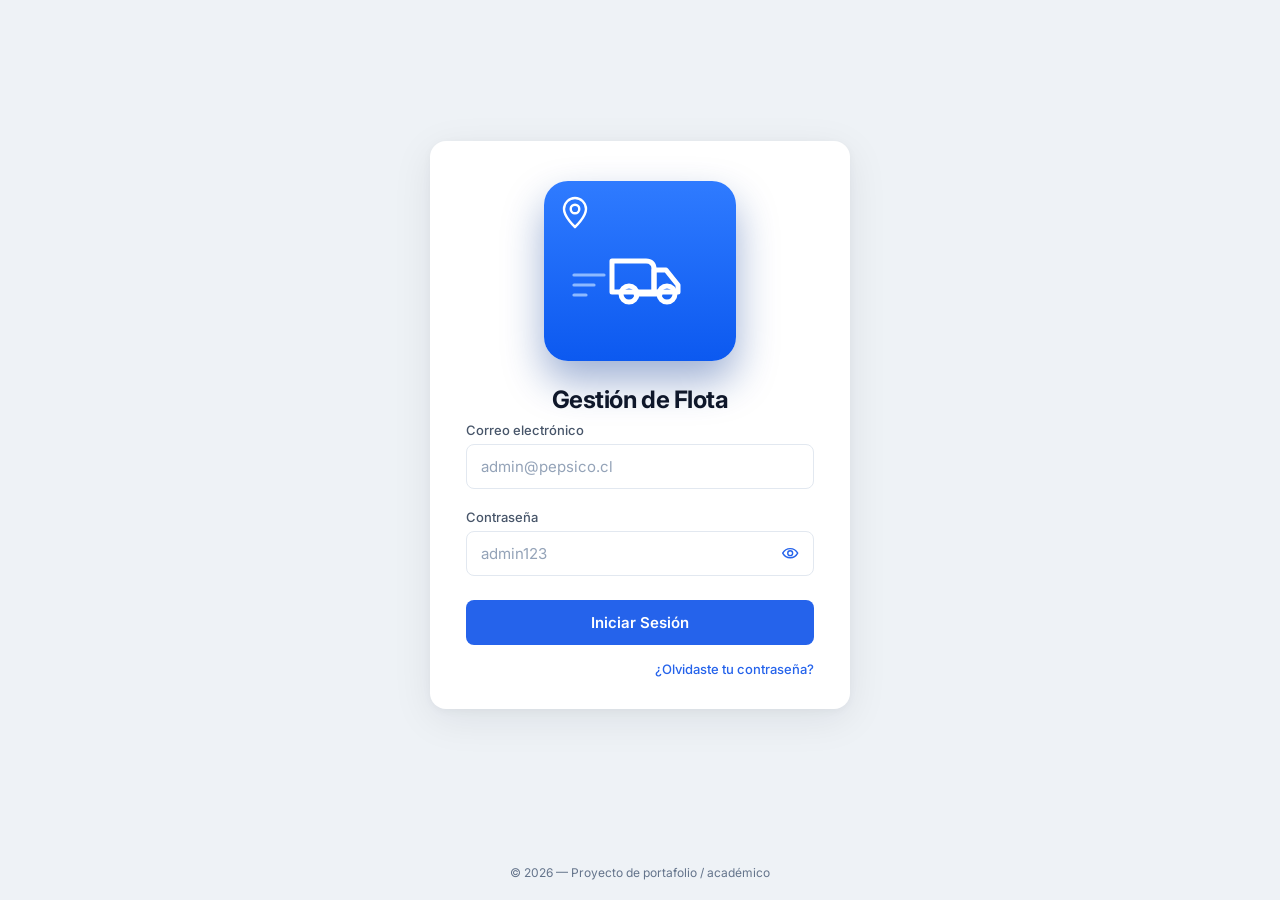
<file: Pep_example-main/index.html>
<!DOCTYPE html>
<html lang="es">
<head>
  <meta charset="UTF-8" />
  <meta name="viewport" content="width=device-width, initial-scale=1.0" />
  <title>Gestión de Flota — Iniciar sesión</title>
  <link rel="preconnect" href="https://fonts.googleapis.com" />
  <link rel="preconnect" href="https://fonts.gstatic.com" crossorigin />
  <link href="https://fonts.googleapis.com/css2?family=Inter:wght@400;500;600;700&display=swap" rel="stylesheet" />
  <link rel="stylesheet" href="css/styles.css" />
</head>
<body>
  <div class="page-shell">
    <main class="card" aria-labelledby="login-title">
      <div class="icon-wrap" aria-hidden="true">
        <div class="icon-circle">
          <svg class="logo-truck" viewBox="0 0 180 180" fill="none" xmlns="http://www.w3.org/2000/svg" aria-hidden="true">
            <path class="pin pin-right" d="M14 28c0-6 5-11 11-11s11 5 11 11c0 8-11 18-11 18s-11-10-11-18Z" stroke="#FFFFFF" stroke-width="2.4"/>
            <circle class="pin pin-right" cx="25" cy="28" r="4.3" stroke="#FFFFFF" stroke-width="2.4"/>

            <g class="speed-lines" stroke="#8DB9FF" stroke-width="3.2" stroke-linecap="round">
              <path d="M24 94h30" />
              <path d="M24 104h20" />
              <path d="M24 114h12" />
            </g>

            <g class="truck" stroke="#fff" stroke-width="5" stroke-linecap="round" stroke-linejoin="round">
              <path d="M62 80h34c5 0 8 3 8 8v23H62V80Z" />
              <path d="M104 89h12l12 15v7h-24V89Z" />
              <circle cx="79" cy="113" r="8" />
              <circle cx="117" cy="113" r="8" />
              <path d="M86 113h24" />
            </g>
          </svg>
        </div>
      </div>

      <h1 id="login-title">Gestión de Flota</h1>

      <form id="login-form" action="dashboard.html" method="get">
        <div class="field">
          <label for="email">Correo electrónico</label>
          <input
            id="email"
            name="email"
            type="email"
            autocomplete="email"
            placeholder="admin@pepsico.cl"
          />
        </div>
        <div class="field">
          <label for="password">Contraseña</label>
          <div class="password-wrapper">
            <input
              id="password"
              name="password"
              type="password"
              autocomplete="current-password"
              placeholder="admin123"
            />
            <button
              type="button"
              class="password-toggle"
              id="password-toggle"
              aria-label="Mostrar contraseña"
              aria-pressed="false"
            >
              <svg class="icon-eye icon-eye-open" viewBox="0 0 24 24" aria-hidden="true">
                <path d="M2.2 12s3.3-6 9.8-6 9.8 6 9.8 6-3.3 6-9.8 6-9.8-6-9.8-6Z" />
                <circle cx="12" cy="12" r="3.2" />
              </svg>
              <svg class="icon-eye icon-eye-closed" viewBox="0 0 24 24" aria-hidden="true">
                <path d="M3 3l18 18" />
                <path d="M4.2 8.2A14.8 14.8 0 0 0 2.2 12s3.3 6 9.8 6a10.6 10.6 0 0 0 3.8-.7" />
                <path d="M9.3 9.3a3.8 3.8 0 0 0 5.4 5.4" />
                <path d="M12 6c6.5 0 9.8 6 9.8 6a15.4 15.4 0 0 1-2.7 3.8" />
              </svg>
            </button>
          </div>
        </div>
        <button type="submit" class="btn">Iniciar Sesión</button>
        <a class="forgot" href="#" id="open-recover-modal">¿Olvidaste tu contraseña?</a>
      </form>
    </main>
  </div>

  <footer class="page-footer">© 2026 — Proyecto de portafolio / académico</footer>

  <div class="recover-modal" id="recover-modal" hidden>
    <div class="recover-modal__backdrop" data-close-modal aria-hidden="true"></div>
    <div
      class="recover-modal__dialog"
      role="dialog"
      aria-modal="true"
      aria-labelledby="recover-title"
    >
      <header class="recover-modal__header">
        <h2 class="recover-modal__title" id="recover-title">Recuperar contraseña</h2>
        <button type="button" class="recover-modal__close" data-close-modal aria-label="Cerrar">
          <span aria-hidden="true">×</span>
        </button>
      </header>

      <form class="recover-modal__form" id="recover-form" action="#" method="post">
        <div class="recover-modal__field">
          <label for="recover-email">Correo electrónico</label>
          <input
            id="recover-email"
            name="recover-email"
            type="email"
            autocomplete="email"
            placeholder="tu@email.com"
          />
        </div>

        <div class="recover-modal__actions">
          <button type="button" class="btn btn--secondary" data-close-modal>Cancelar</button>
          <button type="submit" class="btn btn--primary-inline">Enviar instrucciones</button>
        </div>
      </form>

      <p class="recover-modal__hint">
        Si olvidaste tu contraseña, ingresa tu correo registrado.
        El sistema validará si existe en la base de datos: si no existe, 
        mostrará un mensaje de “usuario no existe”; si es válido, 
        enviará un correo de recuperación y mostrará un mensaje de éxito.
      </p>
    </div>
  </div>

  <script src="js/main.js" defer></script>
</body>
</html>
</file>
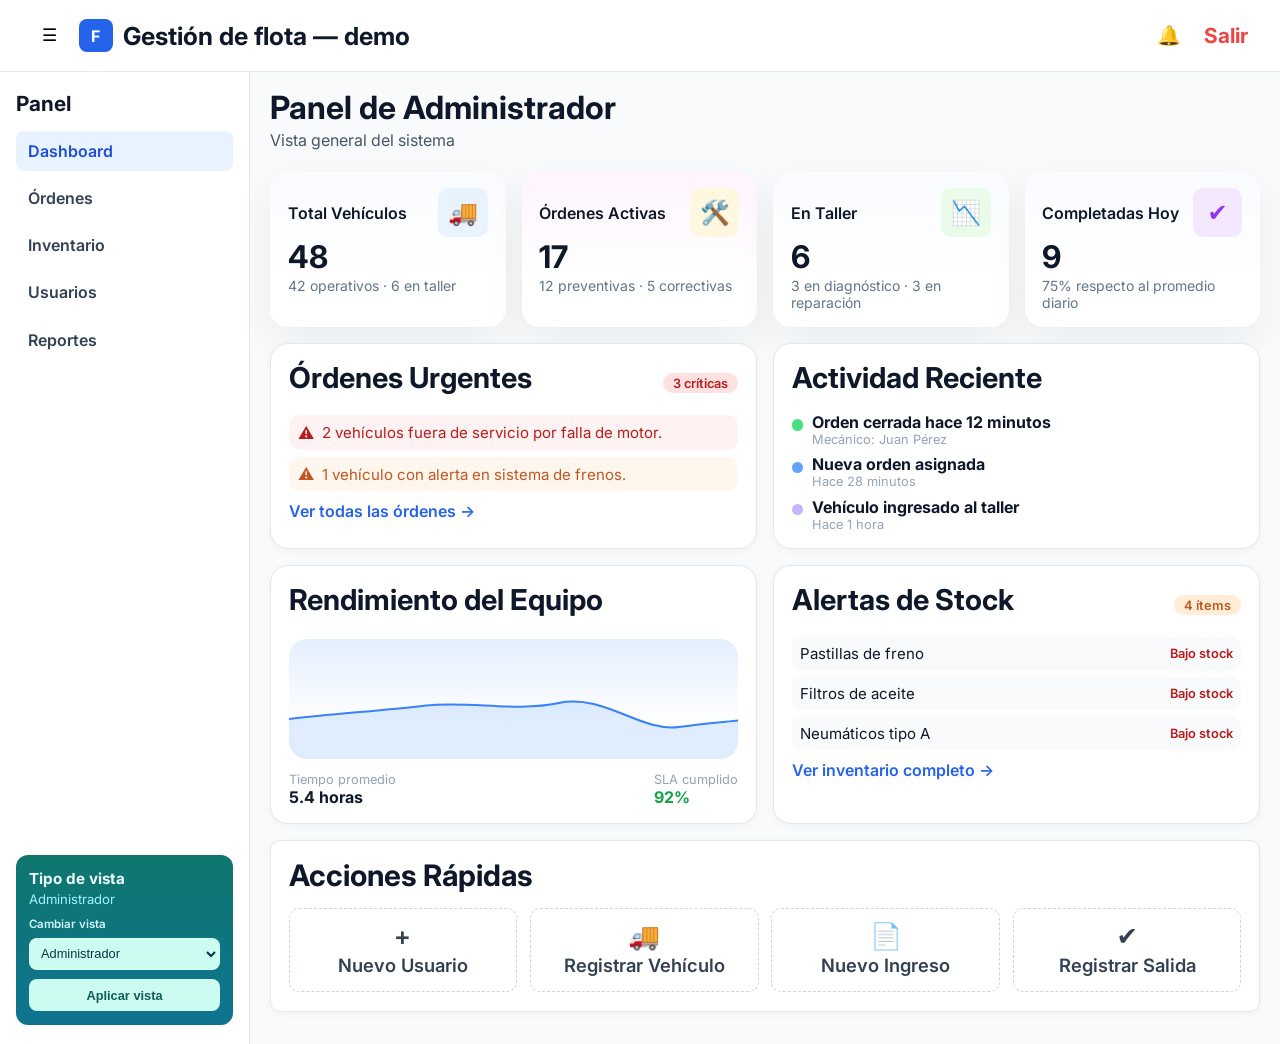
<file: Pep_example-main/dashboard.html>
<!DOCTYPE html>
<html lang="es">
<head>
  <meta charset="UTF-8" />
  <meta name="viewport" content="width=device-width, initial-scale=1.0" />
  <title>Panel de Administrador</title>
  <link rel="preconnect" href="https://fonts.googleapis.com" />
  <link rel="preconnect" href="https://fonts.gstatic.com" crossorigin />
  <link href="https://fonts.googleapis.com/css2?family=Inter:wght@400;500;600;700&display=swap" rel="stylesheet" />
  <link rel="stylesheet" href="css/dashboard.css" />
</head>
<body>
  <header class="topbar">
    <div class="topbar-left">
      <button
        type="button"
        class="icon-btn menu-btn"
        id="sidebar-toggle"
        aria-label="Ocultar panel lateral"
        aria-expanded="true"
        aria-controls="sidebar"
      >
        ☰
      </button>
      <div class="brand">
      <div class="brand-logo">F</div>
      <div>
        <p class="brand-title">Gestión de flota — demo</p>
        <p class="brand-role">Usuario</p>
      </div>
    </div>
    </div>
    <div class="topbar-actions">
      <div class="notif-wrap">
        <button
          type="button"
          class="icon-btn"
          id="notif-btn"
          aria-label="Notificaciones"
          aria-expanded="false"
          aria-controls="notif-popover"
        >
          🔔
        </button>
        <div class="notif-popover" id="notif-popover" role="dialog" aria-label="Información de notificaciones" hidden>
          <p class="notif-title">Centro de Notificaciones</p>
          <p>
            Este módulo muestra los movimientos realizados dentro del sistema (creación, edición,
            aprobaciones y cierres), filtrados según el tipo de usuario.
          </p>
          <ul>
            <li><strong>Administrador:</strong> ve todos los movimientos del sistema.</li>
            <li><strong>Supervisor:</strong> ve movimientos de su equipo y área asignada.</li>
            <li><strong>Operador:</strong> ve solo movimientos relacionados a sus tareas.</li>
          </ul>
        </div>
      </div>
      <a href="index.html" class="logout">Salir</a>
    </div>
  </header>

  <div class="layout">
    <aside class="sidebar" id="sidebar">
      <h2>Panel</h2>
      <nav class="menu">
        <a class="menu-item is-active" href="dashboard.html">Dashboard</a>
        <a class="menu-item" href="ordenes.html">Órdenes</a>
        <a class="menu-item" href="inventario.html">Inventario</a>
        <a class="menu-item" href="usuarios.html">Usuarios</a>
        <a class="menu-item" href="reportes.html">Reportes</a>
      </nav>
    </aside>

    <main class="dashboard">
      <header class="dashboard-header">
        <h1>Panel de Administrador</h1>
        <p>Vista general del sistema</p>
      </header>

      <section class="kpi-grid">
        <article class="kpi-card kpi-card--soft">
          <div class="kpi-top">
            <h2>Total Vehículos</h2>
            <div class="kpi-icon kpi-icon--blue">🚚</div>
          </div>
          <p class="kpi-value">48</p>
          <p class="kpi-meta">42 operativos · 6 en taller</p>
        </article>

        <article class="kpi-card kpi-card--soft kpi-card--accent">
          <div class="kpi-top">
            <h2>Órdenes Activas</h2>
            <div class="kpi-icon kpi-icon--amber">🛠️</div>
          </div>
          <p class="kpi-value">17</p>
          <p class="kpi-meta">12 preventivas · 5 correctivas</p>
        </article>

        <article class="kpi-card kpi-card--soft">
          <div class="kpi-top">
            <h2>En Taller</h2>
            <div class="kpi-icon kpi-icon--green">📉</div>
          </div>
          <p class="kpi-value">6</p>
          <p class="kpi-meta">3 en diagnóstico · 3 en reparación</p>
        </article>

        <article class="kpi-card kpi-card--soft">
          <div class="kpi-top">
            <h2>Completadas Hoy</h2>
            <div class="kpi-icon kpi-icon--purple">✔</div>
          </div>
          <p class="kpi-value">9</p>
          <p class="kpi-meta">75% respecto al promedio diario</p>
        </article>
      </section>

      <section class="panel-grid">
        <article class="panel-card panel-card--wide">
          <div class="panel-card__head">
            <h3>Órdenes Urgentes</h3>
            <span class="badge badge--danger">3 críticas</span>
          </div>
          <div class="urgent-list">
            <div class="urgent-item urgent-item--red">
              <span class="urgent-icon">⚠</span>
              <span>2 vehículos fuera de servicio por falla de motor.</span>
            </div>
            <div class="urgent-item urgent-item--amber">
              <span class="urgent-icon">⚠</span>
              <span>1 vehículo con alerta en sistema de frenos.</span>
            </div>
          </div>
          <a href="ordenes.html" class="panel-link">Ver todas las órdenes →</a>
        </article>

        <article class="panel-card panel-card--wide">
          <div class="panel-card__head">
            <h3>Actividad Reciente</h3>
          </div>
          <ul class="activity-list">
            <li>
              <span class="activity-dot activity-dot--green"></span>
              <div>
                <strong>Orden cerrada hace 12 minutos</strong>
                <span class="activity-meta">Mecánico: Juan Pérez</span>
              </div>
            </li>
            <li>
              <span class="activity-dot activity-dot--blue"></span>
              <div>
                <strong>Nueva orden asignada</strong>
                <span class="activity-meta">Hace 28 minutos</span>
              </div>
            </li>
            <li>
              <span class="activity-dot activity-dot--purple"></span>
              <div>
                <strong>Vehículo ingresado al taller</strong>
                <span class="activity-meta">Hace 1 hora</span>
              </div>
            </li>
          </ul>
        </article>

        <article class="panel-card panel-card--chart">
          <div class="panel-card__head">
            <h3>Rendimiento del Equipo</h3>
          </div>
          <div class="performance-chart">
            <svg class="performance-svg" viewBox="0 0 600 180" preserveAspectRatio="none" aria-hidden="true">
              <path
                class="performance-area"
                d="M0 120 C60 112, 120 108, 180 100 C240 92, 300 110, 360 96 C420 82, 470 140, 520 132 C560 126, 585 124, 600 122 L600 180 L0 180 Z"
              />
              <path
                class="performance-curve"
                d="M0 120 C60 112, 120 108, 180 100 C240 92, 300 110, 360 96 C420 82, 470 140, 520 132 C560 126, 585 124, 600 122"
              />
            </svg>
          </div>
          <div class="performance-footer">
            <div>
              <span class="perf-label">Tiempo promedio</span>
              <span class="perf-value">5.4 horas</span>
            </div>
            <div>
              <span class="perf-label">SLA cumplido</span>
              <span class="perf-value perf-value--green">92%</span>
            </div>
          </div>
        </article>

        <article class="panel-card panel-card--wide">
          <div class="panel-card__head">
            <h3>Alertas de Stock</h3>
            <span class="badge badge--warning">4 ítems</span>
          </div>
          <div class="stock-alerts">
            <div class="stock-item">
              <span>Pastillas de freno</span>
              <span class="stock-tag">Bajo stock</span>
            </div>
            <div class="stock-item">
              <span>Filtros de aceite</span>
              <span class="stock-tag">Bajo stock</span>
            </div>
            <div class="stock-item">
              <span>Neumáticos tipo A</span>
              <span class="stock-tag">Bajo stock</span>
            </div>
          </div>
          <a href="inventario.html" class="panel-link">Ver inventario completo →</a>
        </article>
      </section>

      <section class="quick-actions">
      <h3>Acciones Rápidas</h3>
      <div class="quick-actions__grid">
        <a class="action-btn" href="nuevo-usuario.html">
          <span class="action-icon">+</span>
          <span>Nuevo Usuario</span>
        </a>
        <a class="action-btn" href="registrar-vehiculo.html">
          <span class="action-icon">🚚</span>
          <span>Registrar Vehículo</span>
        </a>
        <a class="action-btn" href="nuevo-ingreso.html">
          <span class="action-icon">📄</span>
          <span>Nuevo Ingreso</span>
        </a>
        <a class="action-btn" href="registrar-salida.html">
          <span class="action-icon">✔</span>
          <span>Registrar Salida</span>
        </a>
      </div>
      </section>
    </main>
  </div>
  <script src="js/dashboard.js" defer></script>
</body>
</html>
</file>
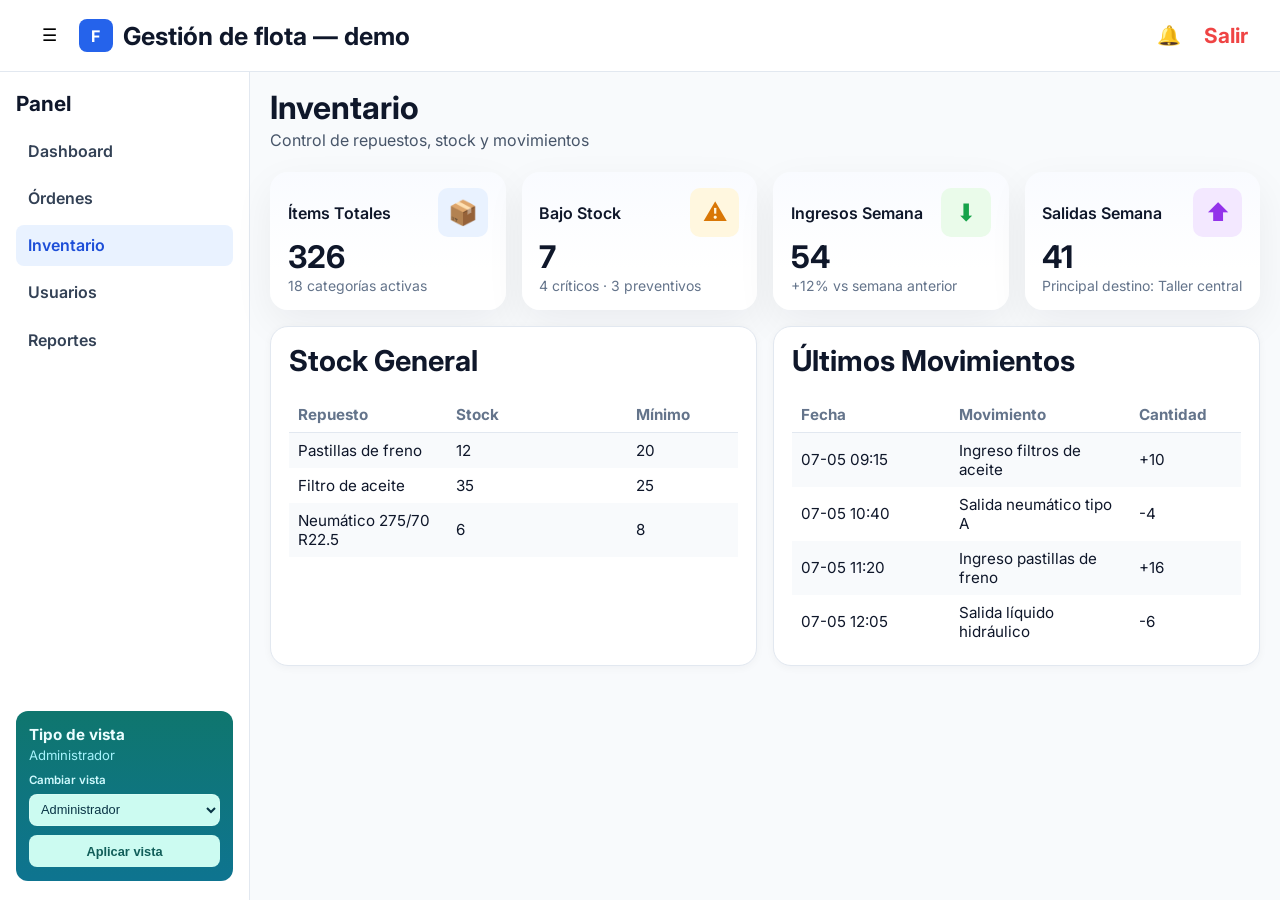
<file: Pep_example-main/inventario.html>
<!DOCTYPE html>
<html lang="es">
<head>
  <meta charset="UTF-8" />
  <meta name="viewport" content="width=device-width, initial-scale=1.0" />
  <title>Inventario | Gestión de Flota</title>
  <link rel="preconnect" href="https://fonts.googleapis.com" />
  <link rel="preconnect" href="https://fonts.gstatic.com" crossorigin />
  <link href="https://fonts.googleapis.com/css2?family=Inter:wght@400;500;600;700&display=swap" rel="stylesheet" />
  <link rel="stylesheet" href="css/dashboard.css" />
</head>
<body>
  <header class="topbar">
    <div class="topbar-left">
      <button type="button" class="icon-btn menu-btn" id="sidebar-toggle" aria-label="Ocultar panel lateral" aria-expanded="true" aria-controls="sidebar">☰</button>
      <div class="brand">
        <div class="brand-logo">F</div>
        <div>
          <p class="brand-title">Gestión de flota — demo</p>
          <p class="brand-role">Usuario</p>
        </div>
      </div>
    </div>
    <div class="topbar-actions">
      <div class="notif-wrap">
        <button type="button" class="icon-btn" id="notif-btn" aria-label="Notificaciones" aria-expanded="false" aria-controls="notif-popover">🔔</button>
        <div class="notif-popover" id="notif-popover" role="dialog" aria-label="Información de notificaciones" hidden>
          <p class="notif-title">Centro de Notificaciones</p>
          <p>Este módulo muestra movimientos del sistema según el tipo de usuario.</p>
        </div>
      </div>
      <a href="index.html" class="logout">Salir</a>
    </div>
  </header>

  <div class="layout">
    <aside class="sidebar" id="sidebar">
      <h2>Panel</h2>
      <nav class="menu">
        <a class="menu-item" href="dashboard.html">Dashboard</a>
        <a class="menu-item" href="ordenes.html">Órdenes</a>
        <a class="menu-item is-active" href="inventario.html">Inventario</a>
        <a class="menu-item" href="usuarios.html">Usuarios</a>
        <a class="menu-item" href="reportes.html">Reportes</a>
      </nav>
    </aside>

    <main class="dashboard">
      <header class="dashboard-header">
        <h1>Inventario</h1>
        <p>Control de repuestos, stock y movimientos</p>
      </header>

      <section class="kpi-grid">
        <article class="kpi-card kpi-card--soft">
          <div class="kpi-top">
            <h2>Ítems Totales</h2>
            <div class="kpi-icon kpi-icon--blue">📦</div>
          </div>
          <p class="kpi-value">326</p>
          <p class="kpi-meta">18 categorías activas</p>
        </article>
        <article class="kpi-card kpi-card--soft">
          <div class="kpi-top">
            <h2>Bajo Stock</h2>
            <div class="kpi-icon kpi-icon--amber">⚠</div>
          </div>
          <p class="kpi-value">7</p>
          <p class="kpi-meta">4 críticos · 3 preventivos</p>
        </article>
        <article class="kpi-card kpi-card--soft">
          <div class="kpi-top">
            <h2>Ingresos Semana</h2>
            <div class="kpi-icon kpi-icon--green">⬇</div>
          </div>
          <p class="kpi-value">54</p>
          <p class="kpi-meta">+12% vs semana anterior</p>
        </article>
        <article class="kpi-card kpi-card--soft">
          <div class="kpi-top">
            <h2>Salidas Semana</h2>
            <div class="kpi-icon kpi-icon--purple">⬆</div>
          </div>
          <p class="kpi-value">41</p>
          <p class="kpi-meta">Principal destino: Taller central</p>
        </article>
      </section>

      <section class="panel-grid">
        <article class="panel-card">
          <div class="panel-card__head">
            <h3>Stock General</h3>
          </div>
          <table class="users-table">
            <thead>
              <tr>
                <th>Repuesto</th>
                <th>Stock</th>
                <th>Mínimo</th>
              </tr>
            </thead>
            <tbody>
              <tr><td>Pastillas de freno</td><td>12</td><td>20</td></tr>
              <tr><td>Filtro de aceite</td><td>35</td><td>25</td></tr>
              <tr><td>Neumático 275/70 R22.5</td><td>6</td><td>8</td></tr>
            </tbody>
          </table>
        </article>
        <article class="panel-card">
          <div class="panel-card__head">
            <h3>Últimos Movimientos</h3>
          </div>
          <table class="users-table">
            <thead>
              <tr>
                <th>Fecha</th>
                <th>Movimiento</th>
                <th>Cantidad</th>
              </tr>
            </thead>
            <tbody>
              <tr><td>07-05 09:15</td><td>Ingreso filtros de aceite</td><td>+10</td></tr>
              <tr><td>07-05 10:40</td><td>Salida neumático tipo A</td><td>-4</td></tr>
              <tr><td>07-05 11:20</td><td>Ingreso pastillas de freno</td><td>+16</td></tr>
              <tr><td>07-05 12:05</td><td>Salida líquido hidráulico</td><td>-6</td></tr>
            </tbody>
          </table>
        </article>
      </section>
    </main>
  </div>

  <script src="js/dashboard.js" defer></script>
</body>
</html>
</file>
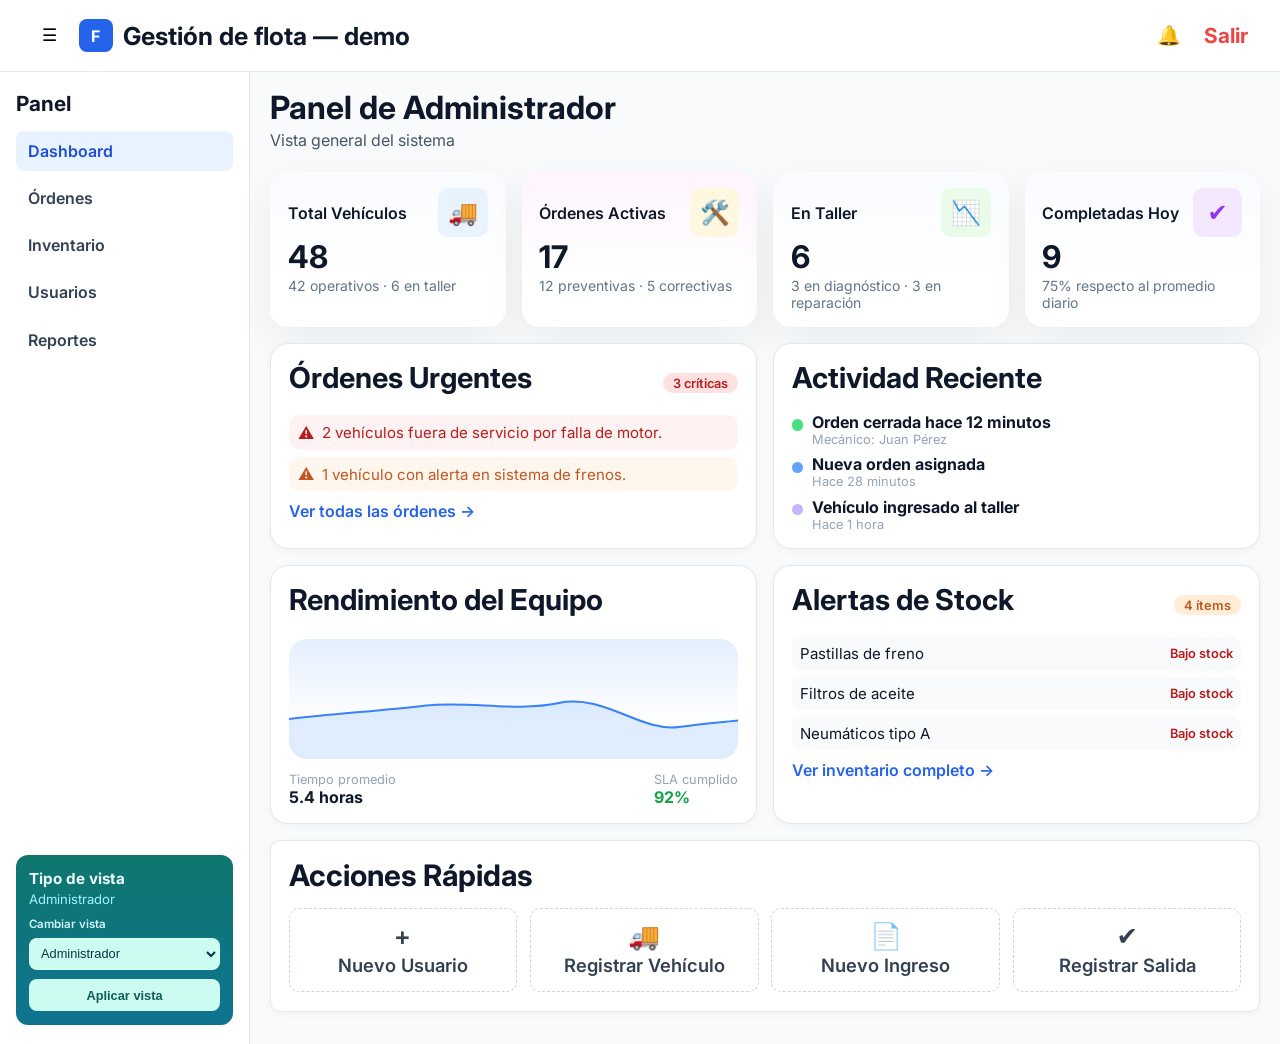
<file: Pep_example-main/nuevo-ingreso.html>
<!DOCTYPE html>
<html lang="es">
<head>
  <meta charset="UTF-8" />
  <meta name="viewport" content="width=device-width, initial-scale=1.0" />
  <title>Nuevo Ingreso | Gestión de Flota</title>
  <link rel="preconnect" href="https://fonts.googleapis.com" />
  <link rel="preconnect" href="https://fonts.gstatic.com" crossorigin />
  <link href="https://fonts.googleapis.com/css2?family=Inter:wght@400;500;600;700&display=swap" rel="stylesheet" />
  <link rel="stylesheet" href="css/dashboard.css" />
</head>
<body>
  <header class="topbar">
    <div class="topbar-left">
      <button type="button" class="icon-btn menu-btn" id="sidebar-toggle" aria-label="Ocultar panel lateral" aria-expanded="true" aria-controls="sidebar">☰</button>
      <div class="brand">
        <div class="brand-logo">F</div>
        <div>
          <p class="brand-title">Gestión de flota — demo</p>
          <p class="brand-role">Usuario</p>
        </div>
      </div>
    </div>
    <div class="topbar-actions">
      <div class="notif-wrap">
        <button type="button" class="icon-btn" id="notif-btn" aria-label="Notificaciones" aria-expanded="false" aria-controls="notif-popover">🔔</button>
        <div class="notif-popover" id="notif-popover" role="dialog" aria-label="Información de notificaciones" hidden>
          <p class="notif-title">Centro de Notificaciones</p>
          <p>Este módulo muestra movimientos del sistema según el tipo de usuario.</p>
        </div>
      </div>
      <a href="index.html" class="logout">Salir</a>
    </div>
  </header>

  <div class="layout">
    <aside class="sidebar" id="sidebar">
      <h2>Panel</h2>
      <nav class="menu">
        <a class="menu-item" href="dashboard.html">Dashboard</a>
        <a class="menu-item is-active" href="ordenes.html">Órdenes</a>
        <a class="menu-item" href="inventario.html">Inventario</a>
        <a class="menu-item" href="usuarios.html">Usuarios</a>
        <a class="menu-item" href="reportes.html">Reportes</a>
      </nav>
    </aside>

    <main class="dashboard">
      <header class="dashboard-header">
        <h1>Nuevo Ingreso</h1>
        <p>Registro de nuevos ingresos al sistema operativo</p>
      </header>
      <section class="panel-grid">
        <article class="panel-card">
          <div class="panel-card__head"><h3>Ingreso</h3></div>
          <table class="users-table">
            <tbody>
              <tr><th>Fecha</th><td>07‑05‑2026 09:32</td></tr>
              <tr><th>Tipo</th><td>Ingreso de vehículo a taller</td></tr>
              <tr><th>Vehículo</th><td>Camión PE-DF21</td></tr>
              <tr><th>Motivo</th><td>Fuga de aceite en caja de cambios</td></tr>
              <tr><th>Responsable</th><td>Supervisor: Luis Pérez</td></tr>
            </tbody>
          </table>
        </article>
      </section>
    </main>
  </div>
  <script src="js/dashboard.js" defer></script>
</body>
</html>
</file>
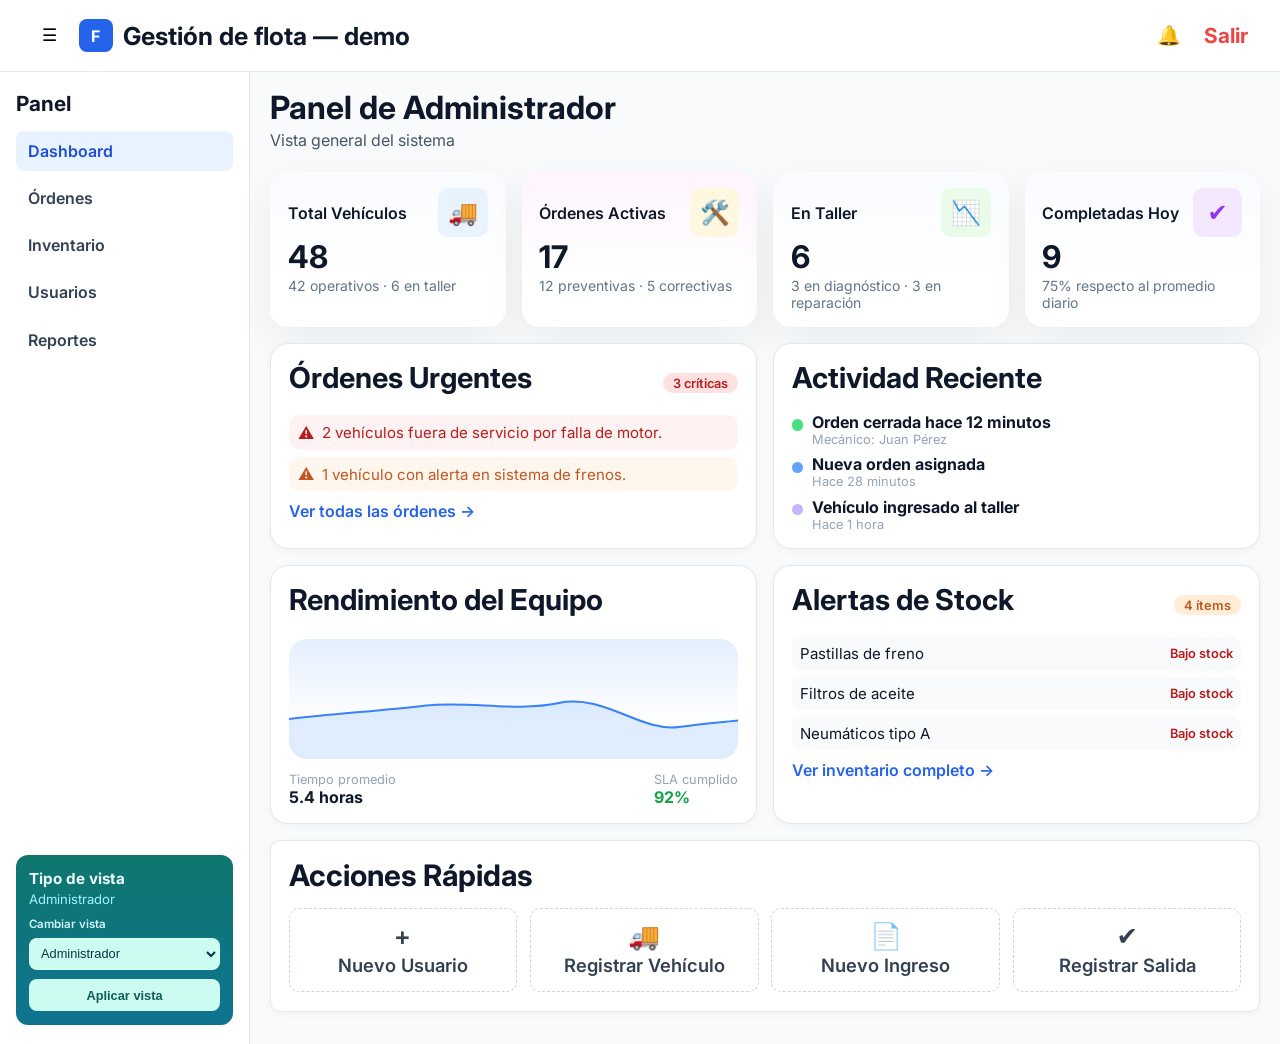
<file: Pep_example-main/nuevo-usuario.html>
<!DOCTYPE html>
<html lang="es">
<head>
  <meta charset="UTF-8" />
  <meta name="viewport" content="width=device-width, initial-scale=1.0" />
  <title>Nuevo Usuario | Gestión de Flota</title>
  <link rel="preconnect" href="https://fonts.googleapis.com" />
  <link rel="preconnect" href="https://fonts.gstatic.com" crossorigin />
  <link href="https://fonts.googleapis.com/css2?family=Inter:wght@400;500;600;700&display=swap" rel="stylesheet" />
  <link rel="stylesheet" href="css/dashboard.css" />
</head>
<body>
  <header class="topbar">
    <div class="topbar-left">
      <button type="button" class="icon-btn menu-btn" id="sidebar-toggle" aria-label="Ocultar panel lateral" aria-expanded="true" aria-controls="sidebar">☰</button>
      <div class="brand">
        <div class="brand-logo">F</div>
        <div>
          <p class="brand-title">Gestión de flota — demo</p>
          <p class="brand-role">Usuario</p>
        </div>
      </div>
    </div>
    <div class="topbar-actions">
      <div class="notif-wrap">
        <button type="button" class="icon-btn" id="notif-btn" aria-label="Notificaciones" aria-expanded="false" aria-controls="notif-popover">🔔</button>
        <div class="notif-popover" id="notif-popover" role="dialog" aria-label="Información de notificaciones" hidden>
          <p class="notif-title">Centro de Notificaciones</p>
          <p>Este módulo muestra movimientos del sistema según el tipo de usuario.</p>
        </div>
      </div>
      <a href="index.html" class="logout">Salir</a>
    </div>
  </header>

  <div class="layout">
    <aside class="sidebar" id="sidebar">
      <h2>Panel</h2>
      <nav class="menu">
        <a class="menu-item" href="dashboard.html">Dashboard</a>
        <a class="menu-item" href="ordenes.html">Órdenes</a>
        <a class="menu-item" href="inventario.html">Inventario</a>
        <a class="menu-item is-active" href="usuarios.html">Usuarios</a>
        <a class="menu-item" href="reportes.html">Reportes</a>
      </nav>
    </aside>

    <main class="dashboard">
      <section class="register-card">
        <div class="register-icon-wrap" aria-hidden="true">
          <div class="register-icon">👤+</div>
        </div>
        <h1 class="register-title">Crear Cuenta</h1>
        <p class="register-subtitle">Completa el formulario para registrarte</p>

        <form class="register-form" action="#" method="post">
          <div class="register-grid-2">
            <div class="register-field">
              <label for="nombre">Nombre</label>
              <div class="input-with-icon">
                <span class="input-icon">👤</span>
                <input id="nombre" name="nombre" type="text" placeholder="Juan" />
              </div>
            </div>

            <div class="register-field">
              <label for="apellido">Apellido</label>
              <input id="apellido" name="apellido" type="text" placeholder="Pérez" />
            </div>
          </div>

          <div class="register-field">
            <label for="email-reg">Email</label>
            <div class="input-with-icon">
              <span class="input-icon">✉</span>
              <input id="email-reg" name="email" type="email" placeholder="juan@pepsico.cl" />
            </div>
          </div>

          <div class="register-field">
            <label for="telefono">Teléfono</label>
            <div class="input-with-icon">
              <span class="input-icon">📞</span>
              <input id="telefono" name="telefono" type="tel" placeholder="+56 9 XXXXXXXX" />
            </div>
          </div>

          <div class="register-field">
            <label for="rol">Rol del usuario</label>
            <select id="rol" name="rol" required>
              <option value="" selected disabled>Selecciona un rol</option>
              <option value="administrador">Administrador</option>
              <option value="supervisor">Supervisor</option>
              <option value="operador">Operador</option>
            </select>
          </div>

          <div class="register-field">
            <label for="pass-reg">Contraseña</label>
            <div class="input-with-icon">
              <span class="input-icon">🔒</span>
              <input id="pass-reg" name="password" type="password" placeholder="••••••••" />
            </div>
          </div>

          <div class="register-field">
            <label for="pass-confirm">Confirmar Contraseña</label>
            <div class="input-with-icon">
              <span class="input-icon">🔒</span>
              <input id="pass-confirm" name="password_confirm" type="password" placeholder="••••••••" />
            </div>
          </div>


          <button type="submit" class="register-submit">Crear Cuenta</button>
        </form>
      </section>
    </main>
  </div>
  <script src="js/dashboard.js" defer></script>
</body>
</html>
</file>
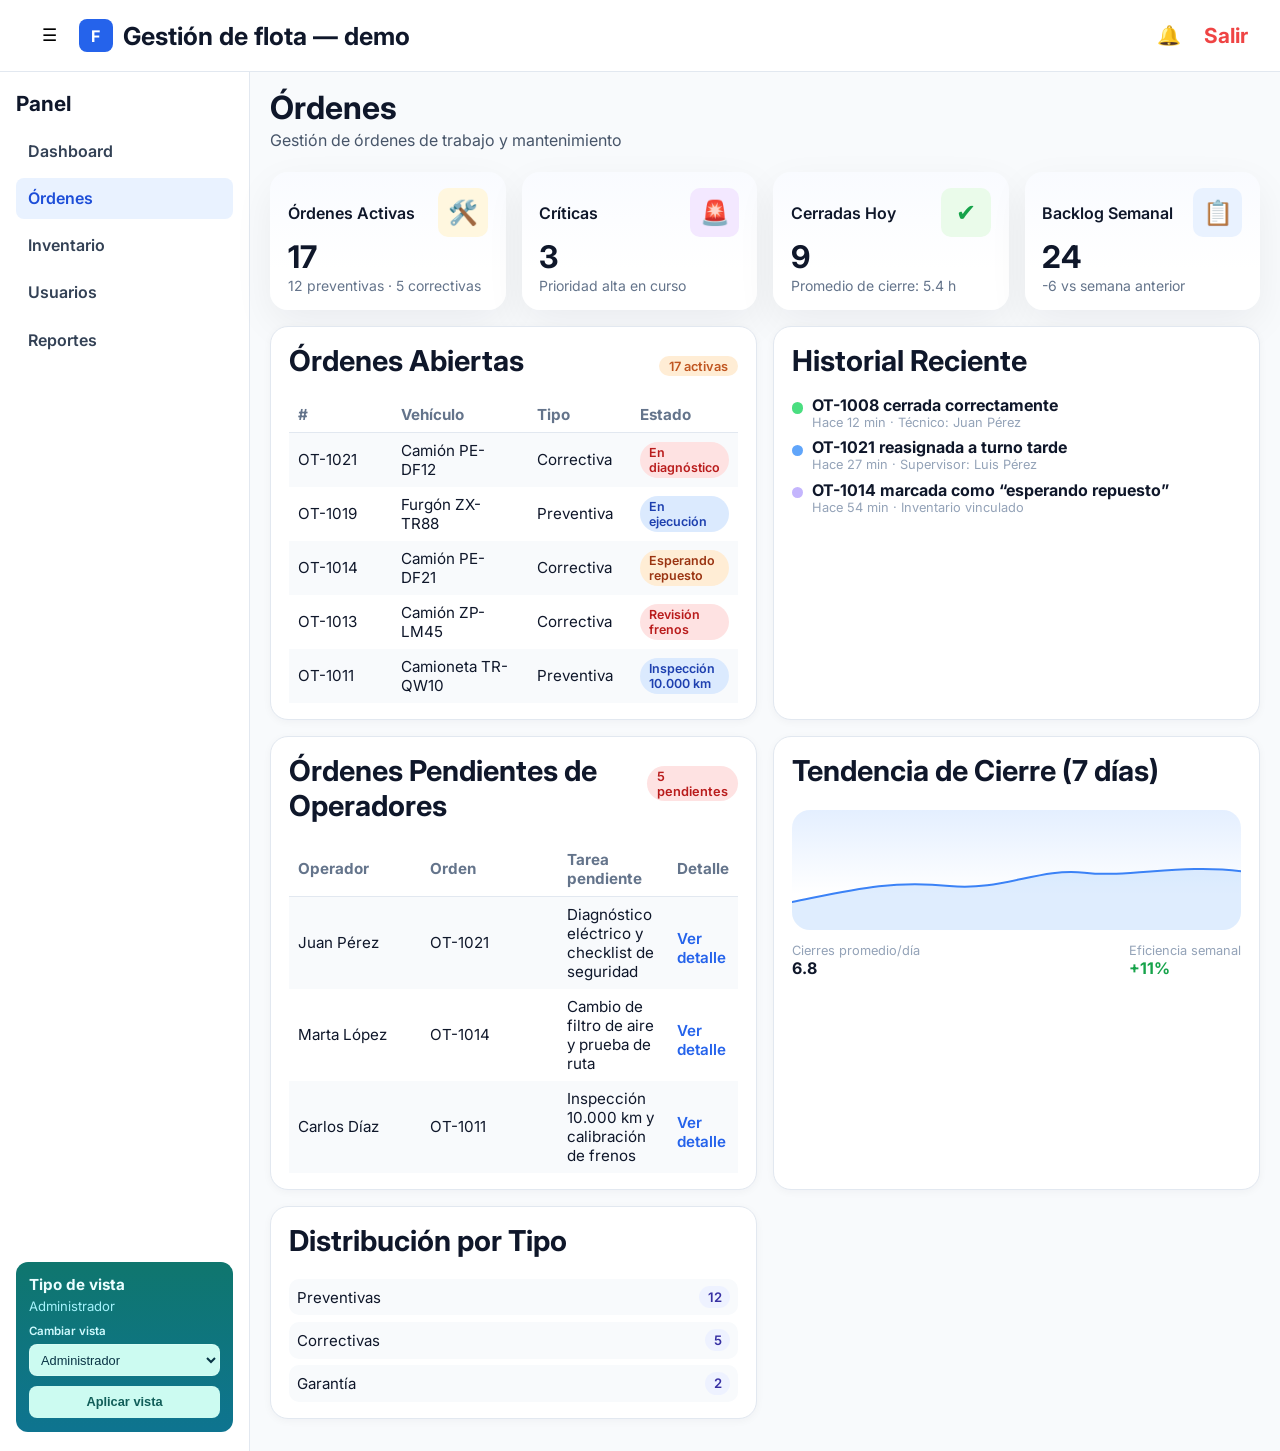
<file: Pep_example-main/ordenes.html>
<!DOCTYPE html>
<html lang="es">
<head>
  <meta charset="UTF-8" />
  <meta name="viewport" content="width=device-width, initial-scale=1.0" />
  <title>Órdenes | Gestión de Flota</title>
  <link rel="preconnect" href="https://fonts.googleapis.com" />
  <link rel="preconnect" href="https://fonts.gstatic.com" crossorigin />
  <link href="https://fonts.googleapis.com/css2?family=Inter:wght@400;500;600;700&display=swap" rel="stylesheet" />
  <link rel="stylesheet" href="css/dashboard.css" />
</head>
<body>
  <header class="topbar">
    <div class="topbar-left">
      <button type="button" class="icon-btn menu-btn" id="sidebar-toggle" aria-label="Ocultar panel lateral" aria-expanded="true" aria-controls="sidebar">☰</button>
      <div class="brand">
        <div class="brand-logo">F</div>
        <div>
          <p class="brand-title">Gestión de flota — demo</p>
          <p class="brand-role">Usuario</p>
        </div>
      </div>
    </div>
    <div class="topbar-actions">
      <div class="notif-wrap">
        <button type="button" class="icon-btn" id="notif-btn" aria-label="Notificaciones" aria-expanded="false" aria-controls="notif-popover">🔔</button>
        <div class="notif-popover" id="notif-popover" role="dialog" aria-label="Información de notificaciones" hidden>
          <p class="notif-title">Centro de Notificaciones</p>
          <p>Este módulo muestra movimientos del sistema según el tipo de usuario.</p>
        </div>
      </div>
      <a href="index.html" class="logout">Salir</a>
    </div>
  </header>

  <div class="layout">
    <aside class="sidebar" id="sidebar">
      <h2>Panel</h2>
      <nav class="menu">
        <a class="menu-item" href="dashboard.html">Dashboard</a>
        <a class="menu-item is-active" href="ordenes.html">Órdenes</a>
        <a class="menu-item" href="inventario.html">Inventario</a>
        <a class="menu-item" href="usuarios.html">Usuarios</a>
        <a class="menu-item" href="reportes.html">Reportes</a>
      </nav>
    </aside>

    <main class="dashboard">
      <header class="dashboard-header">
        <h1>Órdenes</h1>
        <p>Gestión de órdenes de trabajo y mantenimiento</p>
      </header>

      <section class="kpi-grid">
        <article class="kpi-card kpi-card--soft">
          <div class="kpi-top">
            <h2>Órdenes Activas</h2>
            <div class="kpi-icon kpi-icon--amber">🛠️</div>
          </div>
          <p class="kpi-value">17</p>
          <p class="kpi-meta">12 preventivas · 5 correctivas</p>
        </article>
        <article class="kpi-card kpi-card--soft">
          <div class="kpi-top">
            <h2>Críticas</h2>
            <div class="kpi-icon kpi-icon--purple">🚨</div>
          </div>
          <p class="kpi-value">3</p>
          <p class="kpi-meta">Prioridad alta en curso</p>
        </article>
        <article class="kpi-card kpi-card--soft">
          <div class="kpi-top">
            <h2>Cerradas Hoy</h2>
            <div class="kpi-icon kpi-icon--green">✔</div>
          </div>
          <p class="kpi-value">9</p>
          <p class="kpi-meta">Promedio de cierre: 5.4 h</p>
        </article>
        <article class="kpi-card kpi-card--soft">
          <div class="kpi-top">
            <h2>Backlog Semanal</h2>
            <div class="kpi-icon kpi-icon--blue">📋</div>
          </div>
          <p class="kpi-value">24</p>
          <p class="kpi-meta">-6 vs semana anterior</p>
        </article>
      </section>

      <section class="panel-grid">
        <article class="panel-card panel-card--wide">
          <div class="panel-card__head">
            <h3>Órdenes Abiertas</h3>
            <span class="badge badge--warning">17 activas</span>
          </div>
          <table class="users-table">
            <thead>
              <tr>
                <th>#</th>
                <th>Vehículo</th>
                <th>Tipo</th>
                <th>Estado</th>
              </tr>
            </thead>
            <tbody>
              <tr><td>OT-1021</td><td>Camión PE-DF12</td><td>Correctiva</td><td><span class="order-status order-status--diag">En diagnóstico</span></td></tr>
              <tr><td>OT-1019</td><td>Furgón ZX-TR88</td><td>Preventiva</td><td><span class="order-status order-status--work">En ejecución</span></td></tr>
              <tr><td>OT-1014</td><td>Camión PE-DF21</td><td>Correctiva</td><td><span class="order-status order-status--wait">Esperando repuesto</span></td></tr>
              <tr><td>OT-1013</td><td>Camión ZP-LM45</td><td>Correctiva</td><td><span class="order-status order-status--diag">Revisión frenos</span></td></tr>
              <tr><td>OT-1011</td><td>Camioneta TR-QW10</td><td>Preventiva</td><td><span class="order-status order-status--work">Inspección 10.000 km</span></td></tr>
            </tbody>
          </table>
        </article>

        <article class="panel-card panel-card--wide">
          <div class="panel-card__head">
            <h3>Historial Reciente</h3>
          </div>
          <ul class="activity-list">
            <li>
              <span class="activity-dot activity-dot--green"></span>
              <div>
                <strong>OT-1008 cerrada correctamente</strong>
                <span class="activity-meta">Hace 12 min · Técnico: Juan Pérez</span>
              </div>
            </li>
            <li>
              <span class="activity-dot activity-dot--blue"></span>
              <div>
                <strong>OT-1021 reasignada a turno tarde</strong>
                <span class="activity-meta">Hace 27 min · Supervisor: Luis Pérez</span>
              </div>
            </li>
            <li>
              <span class="activity-dot activity-dot--purple"></span>
              <div>
                <strong>OT-1014 marcada como “esperando repuesto”</strong>
                <span class="activity-meta">Hace 54 min · Inventario vinculado</span>
              </div>
            </li>
          </ul>
        </article>

        <article class="panel-card panel-card--wide">
          <div class="panel-card__head">
            <h3>Órdenes Pendientes de Operadores</h3>
            <span class="badge badge--danger">5 pendientes</span>
          </div>
          <table class="users-table">
            <thead>
              <tr>
                <th>Operador</th>
                <th>Orden</th>
                <th>Tarea pendiente</th>
                <th>Detalle</th>
              </tr>
            </thead>
            <tbody>
              <tr>
                <td>Juan Pérez</td>
                <td>OT-1021</td>
                <td>Diagnóstico eléctrico y checklist de seguridad</td>
                <td><a class="panel-link" href="ordenes.html#ot-1021">Ver detalle</a></td>
              </tr>
              <tr>
                <td>Marta López</td>
                <td>OT-1014</td>
                <td>Cambio de filtro de aire y prueba de ruta</td>
                <td><a class="panel-link" href="ordenes.html#ot-1014">Ver detalle</a></td>
              </tr>
              <tr>
                <td>Carlos Díaz</td>
                <td>OT-1011</td>
                <td>Inspección 10.000 km y calibración de frenos</td>
                <td><a class="panel-link" href="ordenes.html#ot-1011">Ver detalle</a></td>
              </tr>
            </tbody>
          </table>
        </article>

        <article class="panel-card panel-card--chart">
          <div class="panel-card__head">
            <h3>Tendencia de Cierre (7 días)</h3>
          </div>
          <div class="performance-chart">
            <svg class="performance-svg" viewBox="0 0 600 180" preserveAspectRatio="none" aria-hidden="true">
              <path class="performance-area" d="M0 138 C80 120, 130 105, 210 114 C280 122, 330 86, 390 94 C450 102, 520 80, 600 92 L600 180 L0 180 Z" />
              <path class="performance-curve" d="M0 138 C80 120, 130 105, 210 114 C280 122, 330 86, 390 94 C450 102, 520 80, 600 92" />
            </svg>
          </div>
          <div class="performance-footer">
            <div>
              <span class="perf-label">Cierres promedio/día</span>
              <span class="perf-value">6.8</span>
            </div>
            <div>
              <span class="perf-label">Eficiencia semanal</span>
              <span class="perf-value perf-value--green">+11%</span>
            </div>
          </div>
        </article>

        <article class="panel-card panel-card--wide">
          <div class="panel-card__head">
            <h3>Distribución por Tipo</h3>
          </div>
          <div class="stock-alerts">
            <div class="stock-item">
              <span>Preventivas</span>
              <span class="role-badge">12</span>
            </div>
            <div class="stock-item">
              <span>Correctivas</span>
              <span class="role-badge">5</span>
            </div>
            <div class="stock-item">
              <span>Garantía</span>
              <span class="role-badge">2</span>
            </div>
          </div>
        </article>
      </section>
    </main>
  </div>

  <script src="js/dashboard.js" defer></script>
</body>
</html>
</file>
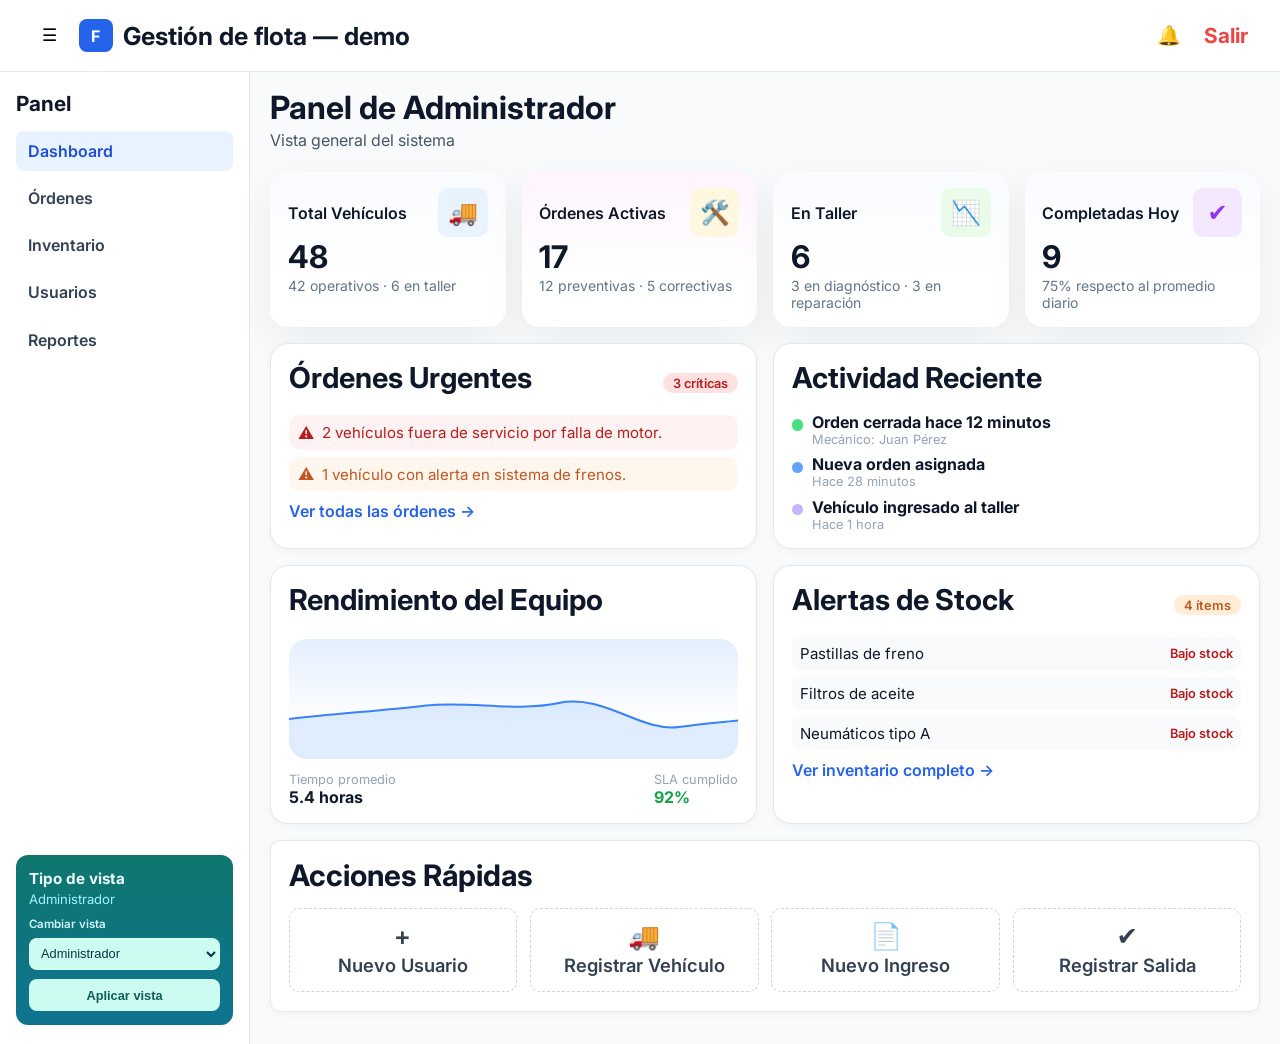
<file: Pep_example-main/registrar-salida.html>
<!DOCTYPE html>
<html lang="es">
<head>
  <meta charset="UTF-8" />
  <meta name="viewport" content="width=device-width, initial-scale=1.0" />
  <title>Registrar Salida | Gestión de Flota</title>
  <link rel="preconnect" href="https://fonts.googleapis.com" />
  <link rel="preconnect" href="https://fonts.gstatic.com" crossorigin />
  <link href="https://fonts.googleapis.com/css2?family=Inter:wght@400;500;600;700&display=swap" rel="stylesheet" />
  <link rel="stylesheet" href="css/dashboard.css" />
</head>
<body>
  <header class="topbar">
    <div class="topbar-left">
      <button type="button" class="icon-btn menu-btn" id="sidebar-toggle" aria-label="Ocultar panel lateral" aria-expanded="true" aria-controls="sidebar">☰</button>
      <div class="brand">
        <div class="brand-logo">F</div>
        <div>
          <p class="brand-title">Gestión de flota — demo</p>
          <p class="brand-role">Usuario</p>
        </div>
      </div>
    </div>
    <div class="topbar-actions">
      <div class="notif-wrap">
        <button type="button" class="icon-btn" id="notif-btn" aria-label="Notificaciones" aria-expanded="false" aria-controls="notif-popover">🔔</button>
        <div class="notif-popover" id="notif-popover" role="dialog" aria-label="Información de notificaciones" hidden>
          <p class="notif-title">Centro de Notificaciones</p>
          <p>Este módulo muestra movimientos del sistema según el tipo de usuario.</p>
        </div>
      </div>
      <a href="index.html" class="logout">Salir</a>
    </div>
  </header>

  <div class="layout">
    <aside class="sidebar" id="sidebar">
      <h2>Panel</h2>
      <nav class="menu">
        <a class="menu-item" href="dashboard.html">Dashboard</a>
        <a class="menu-item is-active" href="ordenes.html">Órdenes</a>
        <a class="menu-item" href="inventario.html">Inventario</a>
        <a class="menu-item" href="usuarios.html">Usuarios</a>
        <a class="menu-item" href="reportes.html">Reportes</a>
      </nav>
    </aside>

    <main class="dashboard">
      <header class="dashboard-header">
        <h1>Registrar Salida</h1>
        <p>Registro de salidas y cierre de operaciones</p>
      </header>
      <section class="panel-grid">
        <article class="panel-card">
          <div class="panel-card__head"><h3>Salida</h3></div>
          <table class="users-table">
            <tbody>
              <tr><th>Fecha</th><td>07‑05‑2026 18:05</td></tr>
              <tr><th>Vehículo</th><td>Furgón ZX-TR88</td></tr>
              <tr><th>Orden asociada</th><td>OT-1019</td></tr>
              <tr><th>Resultado</th><td>Prueba en ruta OK · Sin observaciones</td></tr>
              <tr><th>Validado por</th><td>Supervisor: Ana García</td></tr>
            </tbody>
          </table>
        </article>
      </section>
    </main>
  </div>
  <script src="js/dashboard.js" defer></script>
</body>
</html>
</file>
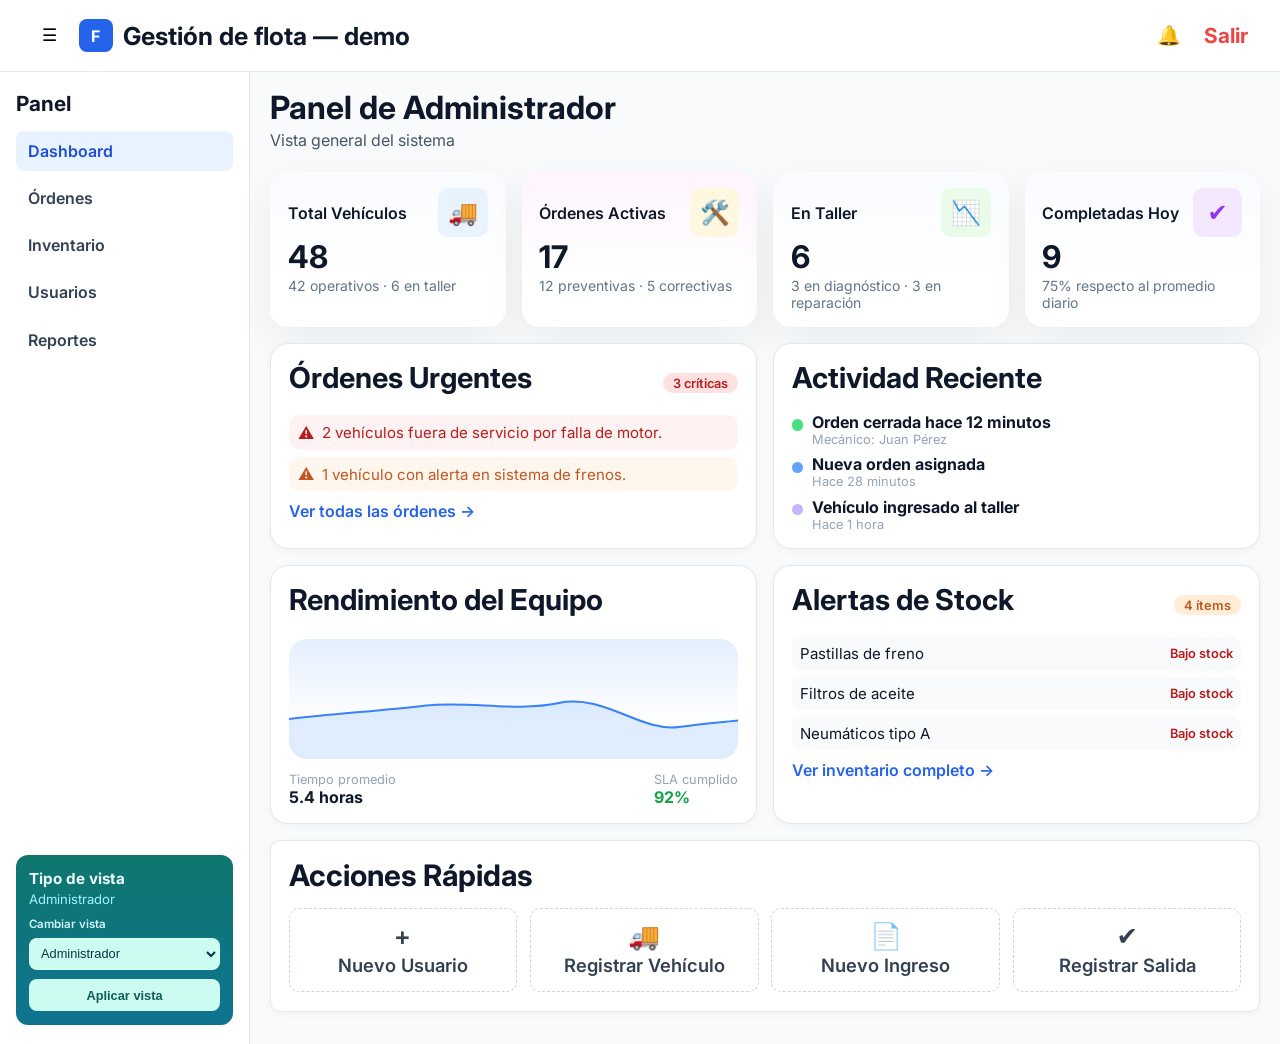
<file: Pep_example-main/registrar-vehiculo.html>
<!DOCTYPE html>
<html lang="es">
<head>
  <meta charset="UTF-8" />
  <meta name="viewport" content="width=device-width, initial-scale=1.0" />
  <title>Registrar Vehículo | Gestión de Flota</title>
  <link rel="preconnect" href="https://fonts.googleapis.com" />
  <link rel="preconnect" href="https://fonts.gstatic.com" crossorigin />
  <link href="https://fonts.googleapis.com/css2?family=Inter:wght@400;500;600;700&display=swap" rel="stylesheet" />
  <link rel="stylesheet" href="css/dashboard.css" />
</head>
<body>
  <header class="topbar">
    <div class="topbar-left">
      <button type="button" class="icon-btn menu-btn" id="sidebar-toggle" aria-label="Ocultar panel lateral" aria-expanded="true" aria-controls="sidebar">☰</button>
      <div class="brand">
        <div class="brand-logo">F</div>
        <div>
          <p class="brand-title">Gestión de flota — demo</p>
          <p class="brand-role">Usuario</p>
        </div>
      </div>
    </div>
    <div class="topbar-actions">
      <div class="notif-wrap">
        <button type="button" class="icon-btn" id="notif-btn" aria-label="Notificaciones" aria-expanded="false" aria-controls="notif-popover">🔔</button>
        <div class="notif-popover" id="notif-popover" role="dialog" aria-label="Información de notificaciones" hidden>
          <p class="notif-title">Centro de Notificaciones</p>
          <p>Este módulo muestra movimientos del sistema según el tipo de usuario.</p>
        </div>
      </div>
      <a href="index.html" class="logout">Salir</a>
    </div>
  </header>

  <div class="layout">
    <aside class="sidebar" id="sidebar">
      <h2>Panel</h2>
      <nav class="menu">
        <a class="menu-item" href="dashboard.html">Dashboard</a>
        <a class="menu-item" href="ordenes.html">Órdenes</a>
        <a class="menu-item is-active" href="inventario.html">Inventario</a>
        <a class="menu-item" href="usuarios.html">Usuarios</a>
        <a class="menu-item" href="reportes.html">Reportes</a>
      </nav>
    </aside>

    <main class="dashboard">
      <header class="dashboard-header">
        <h1>Registrar Vehículo</h1>
        <p>Alta de nuevos vehículos en la flota</p>
      </header>
      <section class="panel-grid">
        <article class="panel-card">
          <div class="panel-card__head"><h3>Ficha del Vehículo</h3></div>
          <table class="users-table">
            <tbody>
              <tr><th>Patente</th><td>PE-DF12</td></tr>
              <tr><th>Tipo</th><td>Camión 3/4</td></tr>
              <tr><th>Marca / Modelo</th><td>Mercedes Benz Atego 1726</td></tr>
              <tr><th>Año</th><td>2021</td></tr>
              <tr><th>Estado inicial</th><td>Operativo</td></tr>
            </tbody>
          </table>
        </article>
      </section>
    </main>
  </div>
  <script src="js/dashboard.js" defer></script>
</body>
</html>
</file>
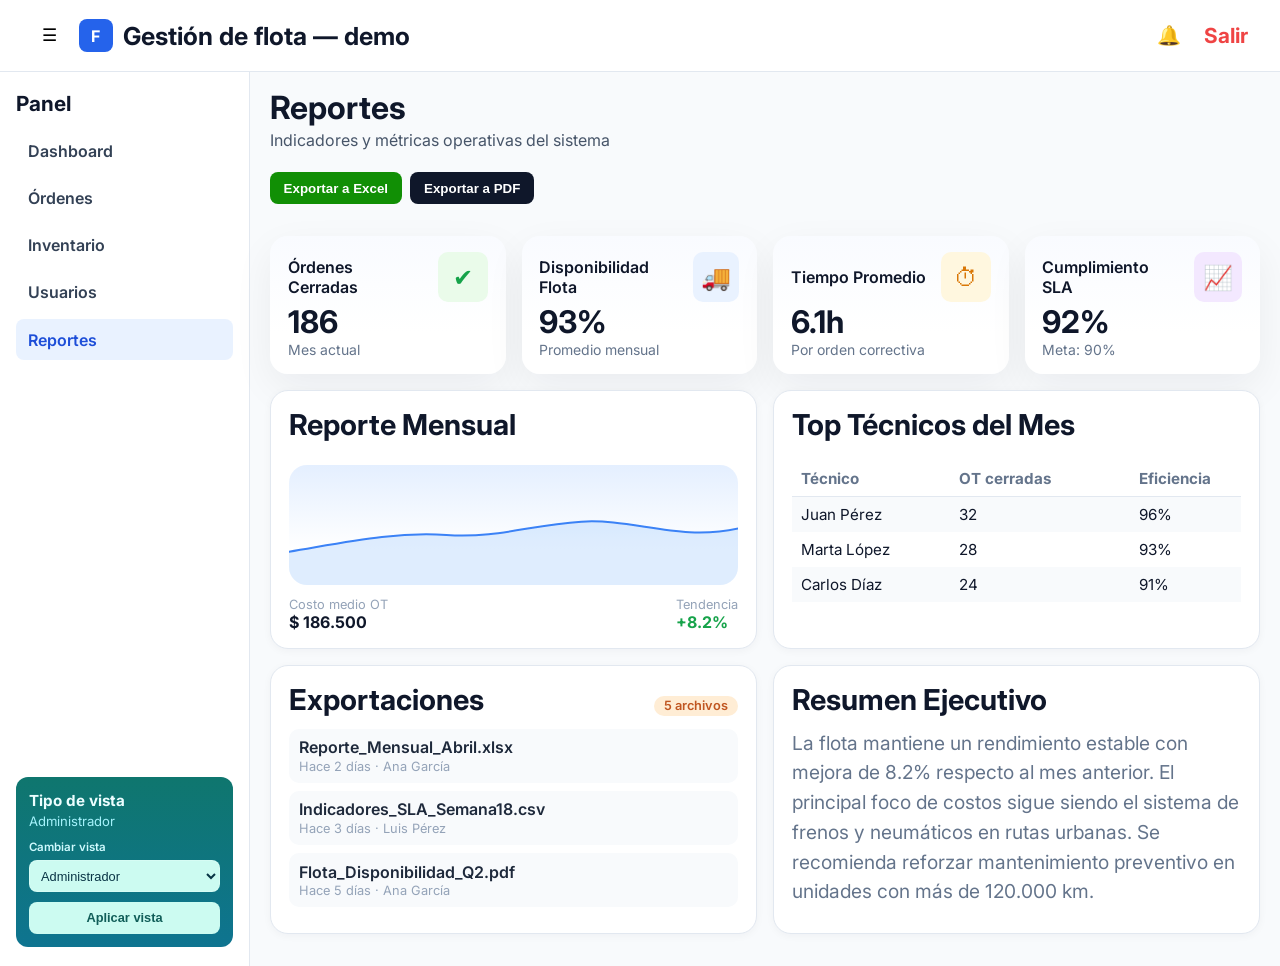
<file: Pep_example-main/reportes.html>
<!DOCTYPE html>
<html lang="es">
<head>
  <meta charset="UTF-8" />
  <meta name="viewport" content="width=device-width, initial-scale=1.0" />
  <title>Reportes | Gestión de Flota</title>
  <link rel="preconnect" href="https://fonts.googleapis.com" />
  <link rel="preconnect" href="https://fonts.gstatic.com" crossorigin />
  <link href="https://fonts.googleapis.com/css2?family=Inter:wght@400;500;600;700&display=swap" rel="stylesheet" />
  <link rel="stylesheet" href="css/dashboard.css" />
</head>
<body>
  <header class="topbar">
    <div class="topbar-left">
      <button type="button" class="icon-btn menu-btn" id="sidebar-toggle" aria-label="Ocultar panel lateral" aria-expanded="true" aria-controls="sidebar">☰</button>
      <div class="brand">
        <div class="brand-logo">F</div>
        <div>
          <p class="brand-title">Gestión de flota — demo</p>
          <p class="brand-role">Usuario</p>
        </div>
      </div>
    </div>
    <div class="topbar-actions">
      <div class="notif-wrap">
        <button type="button" class="icon-btn" id="notif-btn" aria-label="Notificaciones" aria-expanded="false" aria-controls="notif-popover">🔔</button>
        <div class="notif-popover" id="notif-popover" role="dialog" aria-label="Información de notificaciones" hidden>
          <p class="notif-title">Centro de Notificaciones</p>
          <p>Este módulo muestra movimientos del sistema según el tipo de usuario.</p>
        </div>
      </div>
      <a href="index.html" class="logout">Salir</a>
    </div>
  </header>

  <div class="layout">
    <aside class="sidebar" id="sidebar">
      <h2>Panel</h2>
      <nav class="menu">
        <a class="menu-item" href="dashboard.html">Dashboard</a>
        <a class="menu-item" href="ordenes.html">Órdenes</a>
        <a class="menu-item" href="inventario.html">Inventario</a>
        <a class="menu-item" href="usuarios.html">Usuarios</a>
        <a class="menu-item is-active" href="reportes.html">Reportes</a>
      </nav>
    </aside>

    <main class="dashboard">
      <header class="dashboard-header">
        <h1>Reportes</h1>
        <p>Indicadores y métricas operativas del sistema</p>
        <div class="report-actions">
          <div class="report-btn-wrap">
            <button
              type="button"
              class="header-cta report-btn"
              data-export-action="excel"
            >
              Exportar a Excel
            </button>
          </div>
          <div class="report-btn-wrap">
            <button
              type="button"
              class="header-cta report-btn report-btn--pdf"
              data-export-action="pdf"
            >
              Exportar a PDF
            </button>
          </div>
        </div>
      </header>

      <section class="kpi-grid">
        <article class="kpi-card kpi-card--soft">
          <div class="kpi-top">
            <h2>Órdenes Cerradas</h2>
            <div class="kpi-icon kpi-icon--green">✔</div>
          </div>
          <p class="kpi-value">186</p>
          <p class="kpi-meta">Mes actual</p>
        </article>
        <article class="kpi-card kpi-card--soft">
          <div class="kpi-top">
            <h2>Disponibilidad Flota</h2>
            <div class="kpi-icon kpi-icon--blue">🚚</div>
          </div>
          <p class="kpi-value">93%</p>
          <p class="kpi-meta">Promedio mensual</p>
        </article>
        <article class="kpi-card kpi-card--soft">
          <div class="kpi-top">
            <h2>Tiempo Promedio</h2>
            <div class="kpi-icon kpi-icon--amber">⏱</div>
          </div>
          <p class="kpi-value">6.1h</p>
          <p class="kpi-meta">Por orden correctiva</p>
        </article>
        <article class="kpi-card kpi-card--soft">
          <div class="kpi-top">
            <h2>Cumplimiento SLA</h2>
            <div class="kpi-icon kpi-icon--purple">📈</div>
          </div>
          <p class="kpi-value">92%</p>
          <p class="kpi-meta">Meta: 90%</p>
        </article>
      </section>

      <section class="panel-grid">
        <article class="panel-card panel-card--chart">
          <div class="panel-card__head">
            <h3>Reporte Mensual</h3>
          </div>
          <div class="performance-chart">
            <svg class="performance-svg" viewBox="0 0 600 180" preserveAspectRatio="none" aria-hidden="true">
              <path class="performance-area" d="M0 130 C80 115, 140 100, 210 105 C280 110, 320 90, 390 85 C460 80, 520 115, 600 95 L600 180 L0 180 Z" />
              <path class="performance-curve" d="M0 130 C80 115, 140 100, 210 105 C280 110, 320 90, 390 85 C460 80, 520 115, 600 95" />
            </svg>
          </div>
          <div class="performance-footer">
            <div>
              <span class="perf-label">Costo medio OT</span>
              <span class="perf-value">$ 186.500</span>
            </div>
            <div>
              <span class="perf-label">Tendencia</span>
              <span class="perf-value perf-value--green">+8.2%</span>
            </div>
          </div>
        </article>

        <article class="panel-card panel-card--wide">
          <div class="panel-card__head">
            <h3>Top Técnicos del Mes</h3>
          </div>
          <table class="users-table">
            <thead>
              <tr>
                <th>Técnico</th>
                <th>OT cerradas</th>
                <th>Eficiencia</th>
              </tr>
            </thead>
            <tbody>
              <tr><td>Juan Pérez</td><td>32</td><td>96%</td></tr>
              <tr><td>Marta López</td><td>28</td><td>93%</td></tr>
              <tr><td>Carlos Díaz</td><td>24</td><td>91%</td></tr>
            </tbody>
          </table>
        </article>

        <article class="panel-card panel-card--wide">
          <div class="panel-card__head">
            <h3>Exportaciones</h3>
            <span class="badge badge--warning">5 archivos</span>
          </div>
          <div class="report-files">
            <div class="report-file-item">
              <span>Reporte_Mensual_Abril.xlsx</span>
              <span class="activity-meta">Hace 2 días · Ana García</span>
            </div>
            <div class="report-file-item">
              <span>Indicadores_SLA_Semana18.csv</span>
              <span class="activity-meta">Hace 3 días · Luis Pérez</span>
            </div>
            <div class="report-file-item">
              <span>Flota_Disponibilidad_Q2.pdf</span>
              <span class="activity-meta">Hace 5 días · Ana García</span>
            </div>
          </div>
        </article>

        <article class="panel-card panel-card--wide">
          <div class="panel-card__head">
            <h3>Resumen Ejecutivo</h3>
          </div>
          <p class="report-summary">
            La flota mantiene un rendimiento estable con mejora de 8.2% respecto al mes anterior.
            El principal foco de costos sigue siendo el sistema de frenos y neumáticos en rutas urbanas.
            Se recomienda reforzar mantenimiento preventivo en unidades con más de 120.000 km.
          </p>
        </article>
      </section>
    </main>
  </div>

  <script src="js/dashboard.js" defer></script>
</body>
</html>
</file>
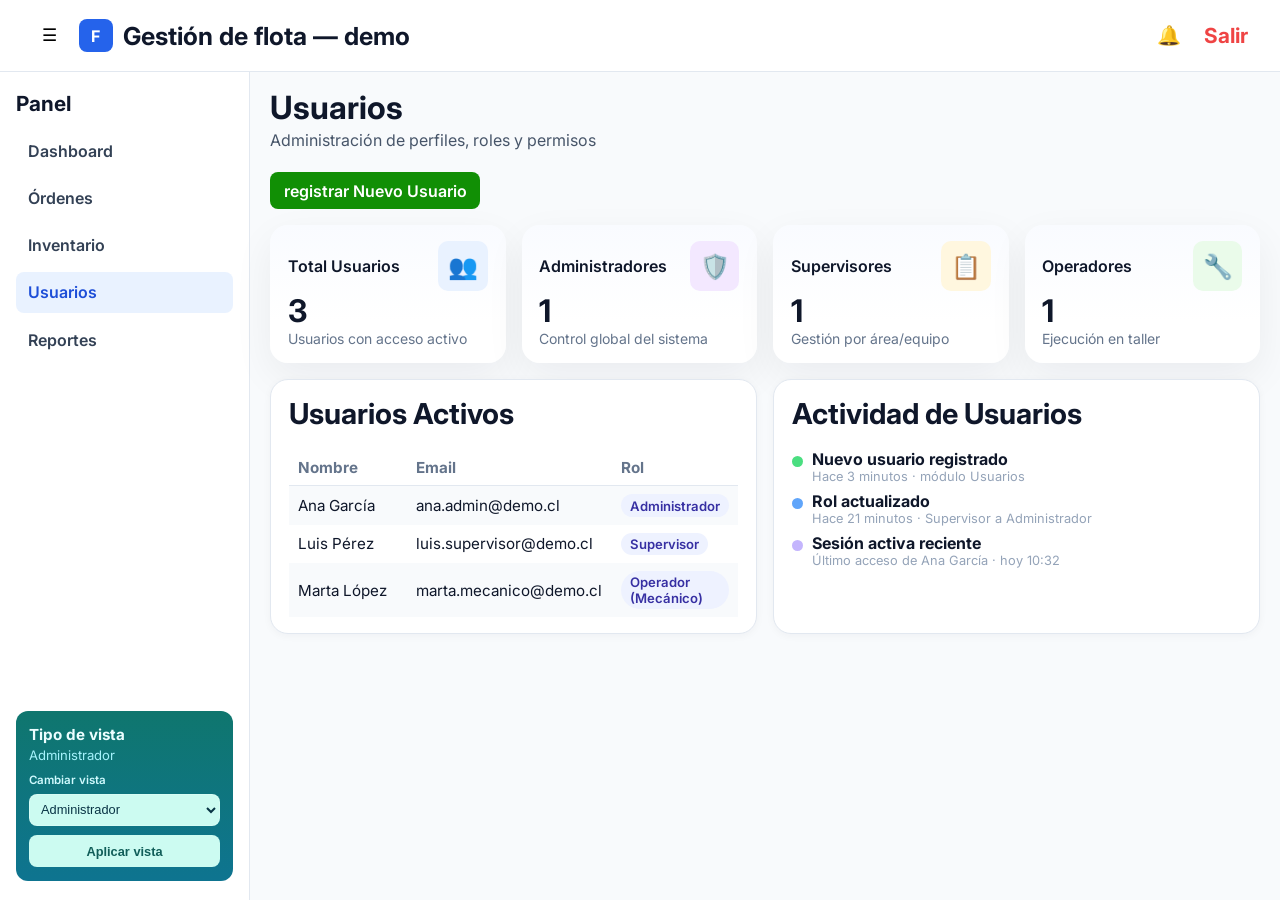
<file: Pep_example-main/usuarios.html>
<!DOCTYPE html>
<html lang="es">
<head>
  <meta charset="UTF-8" />
  <meta name="viewport" content="width=device-width, initial-scale=1.0" />
  <title>Usuarios | Gestión de Flota</title>
  <link rel="preconnect" href="https://fonts.googleapis.com" />
  <link rel="preconnect" href="https://fonts.gstatic.com" crossorigin />
  <link href="https://fonts.googleapis.com/css2?family=Inter:wght@400;500;600;700&display=swap" rel="stylesheet" />
  <link rel="stylesheet" href="css/dashboard.css" />
</head>
<body>
  <header class="topbar">
    <div class="topbar-left">
      <button type="button" class="icon-btn menu-btn" id="sidebar-toggle" aria-label="Ocultar panel lateral" aria-expanded="true" aria-controls="sidebar">☰</button>
      <div class="brand">
        <div class="brand-logo">F</div>
        <div>
          <p class="brand-title">Gestión de flota — demo</p>
          <p class="brand-role">Usuario</p>
        </div>
      </div>
    </div>
    <div class="topbar-actions">
      <div class="notif-wrap">
        <button type="button" class="icon-btn" id="notif-btn" aria-label="Notificaciones" aria-expanded="false" aria-controls="notif-popover">🔔</button>
        <div class="notif-popover" id="notif-popover" role="dialog" aria-label="Información de notificaciones" hidden>
          <p class="notif-title">Centro de Notificaciones</p>
          <p>Este módulo muestra movimientos del sistema según el tipo de usuario.</p>
        </div>
      </div>
      <a href="index.html" class="logout">Salir</a>
    </div>
  </header>

  <div class="layout">
    <aside class="sidebar" id="sidebar">
      <h2>Panel</h2>
      <nav class="menu">
        <a class="menu-item" href="dashboard.html">Dashboard</a>
        <a class="menu-item" href="ordenes.html">Órdenes</a>
        <a class="menu-item" href="inventario.html">Inventario</a>
        <a class="menu-item is-active" href="usuarios.html">Usuarios</a>
        <a class="menu-item" href="reportes.html">Reportes</a>
      </nav>
    </aside>

    <main class="dashboard">
      <header class="dashboard-header">
        <h1>Usuarios</h1>
        <p>Administración de perfiles, roles y permisos</p>
        <a class="header-cta" href="nuevo-usuario.html">registrar Nuevo Usuario</a>
      </header>

      <section class="kpi-grid">
        <article class="kpi-card kpi-card--soft">
          <div class="kpi-top">
            <h2>Total Usuarios</h2>
            <div class="kpi-icon kpi-icon--blue">👥</div>
          </div>
          <p class="kpi-value" id="users-total">0</p>
          <p class="kpi-meta">Usuarios con acceso activo</p>
        </article>
        <article class="kpi-card kpi-card--soft">
          <div class="kpi-top">
            <h2>Administradores</h2>
            <div class="kpi-icon kpi-icon--purple">🛡️</div>
          </div>
          <p class="kpi-value" id="users-admin">0</p>
          <p class="kpi-meta">Control global del sistema</p>
        </article>
        <article class="kpi-card kpi-card--soft">
          <div class="kpi-top">
            <h2>Supervisores</h2>
            <div class="kpi-icon kpi-icon--amber">📋</div>
          </div>
          <p class="kpi-value" id="users-supervisor">0</p>
          <p class="kpi-meta">Gestión por área/equipo</p>
        </article>
        <article class="kpi-card kpi-card--soft">
          <div class="kpi-top">
            <h2>Operadores</h2>
            <div class="kpi-icon kpi-icon--green">🔧</div>
          </div>
          <p class="kpi-value" id="users-operador">0</p>
          <p class="kpi-meta">Ejecución en taller</p>
        </article>
      </section>

      <section class="panel-grid">
        <article class="panel-card panel-card--wide">
          <div class="panel-card__head">
            <h3>Usuarios Activos</h3>
          </div>
          <table class="users-table">
            <thead>
              <tr>
                <th>Nombre</th>
                <th>Email</th>
                <th>Rol</th>
              </tr>
            </thead>
            <tbody id="users-table-body">
              <!-- lleno desde JS -->
            </tbody>
          </table>
        </article>

        <article class="panel-card panel-card--wide">
          <div class="panel-card__head">
            <h3>Actividad de Usuarios</h3>
          </div>
          <ul class="activity-list">
            <li>
              <span class="activity-dot activity-dot--green"></span>
              <div>
                <strong>Nuevo usuario registrado</strong>
                <span class="activity-meta">Hace 3 minutos · módulo Usuarios</span>
              </div>
            </li>
            <li>
              <span class="activity-dot activity-dot--blue"></span>
              <div>
                <strong>Rol actualizado</strong>
                <span class="activity-meta">Hace 21 minutos · Supervisor a Administrador</span>
              </div>
            </li>
            <li>
              <span class="activity-dot activity-dot--purple"></span>
              <div>
                <strong>Sesión activa reciente</strong>
                <span class="activity-meta">Último acceso de Ana García · hoy 10:32</span>
              </div>
            </li>
          </ul>
        </article>
      </section>
    </main>
  </div>

  <script src="js/dashboard.js" defer></script>
</body>
</html>
</file>
<file: Pep_example-main/css/styles.css>
*,
*::before,
*::after {
  box-sizing: border-box;
}

html {
  height: 100%;
}

body {
  margin: 0;
  min-height: 100%;
  min-height: 100dvh;
  font-family: "Inter", system-ui, -apple-system, sans-serif;
  background: #eef2f6;
  color: #0f172a;
  display: grid;
  grid-template-rows: 1fr auto;
}

.page-shell {
  display: flex;
  align-items: center;
  justify-content: center;
  padding: 1.5rem;
  min-height: 0;
}

.card {
  width: 100%;
  max-width: 420px;
  background: #fff;
  border-radius: 16px;
  box-shadow: 0 10px 40px rgba(15, 23, 42, 0.08), 0 2px 8px rgba(15, 23, 42, 0.04);
  padding: 2.5rem 2.25rem 2rem;
}

.icon-wrap {
  display: flex;
  justify-content: center;
  margin-bottom: 1.5rem;
}

.icon-circle {
  width: 192px;
  height: 180px;
  border-radius: 24px;
  background: linear-gradient(180deg, #2f7bff 0%, #0c59f0 100%);
  display: flex;
  align-items: center;
  justify-content: center;
  box-shadow: 0 20px 40px rgba(12, 58, 148, 0.4);
}

.icon-circle svg {
  width: 100%;
  height: 100%;
}

.logo-truck .truck,
.logo-truck .speed-lines,
.logo-truck .pin {
  transform-box: fill-box;
  transform-origin: center;
}

.logo-truck .truck {
  animation: truckMove 0.95s ease-in-out infinite;
}

.logo-truck .speed-lines {
  animation: linePulse 0.75s ease-in-out infinite;
}

.logo-truck .pin-left {
  animation: pinFloatLeft 2.6s ease-in-out infinite;
}

.logo-truck .pin-right {
  animation: pinFloatRight 2.8s ease-in-out infinite;
}

@keyframes truckMove {
  0%,
  100% {
    transform: translateX(-1px) scale(1.2);
  }
  50% {
    transform: translateX(6px) scale(1.2);
  }
}

@keyframes linePulse {
  0%,
  100% {
    opacity: 0.25;
    transform: translateX(0) scaleX(1);
  }
  50% {
    opacity: 1;
    transform: translateX(-8px) scaleX(1.18);
  }
}

@keyframes pinFloatLeft {
  0%,
  100% {
    transform: translateY(0);
    opacity: 0.95;
  }
  50% {
    transform: translateY(-2px);
    opacity: 1;
  }
}

@keyframes pinFloatRight {
  0%,
  100% {
    transform: translateY(0);
    opacity: 0.95;
  }
  50% {
    transform: translateY(2px);
    opacity: 1;
  }
}

@media (prefers-reduced-motion: reduce) {
  .logo-truck .truck,
  .logo-truck .speed-lines,
  .logo-truck .pin-left,
  .logo-truck .pin-right {
    animation: none;
  }
}

h1 {
  margin: 0 0 0.5rem;
  font-size: 1.5rem;
  font-weight: 700;
  text-align: center;
  letter-spacing: -0.02em;
  color: #0f172a;
}

.subtitle {
  margin: 0 0 1.75rem;
  font-size: 0.875rem;
  font-weight: 400;
  text-align: center;
  color: #64748b;
  line-height: 1.45;
}

.field {
  margin-bottom: 1.25rem;
}

.field label {
  display: block;
  font-size: 0.8125rem;
  font-weight: 500;
  color: #475569;
  margin-bottom: 0.375rem;
}

.field input {
  width: 100%;
  padding: 0.75rem 0.875rem;
  font-size: 0.9375rem;
  font-family: inherit;
  border: 1px solid #e2e8f0;
  border-radius: 8px;
  background: #fff;
  color: #0f172a;
  transition: border-color 0.15s ease, box-shadow 0.15s ease;
}

.field input::placeholder {
  color: #94a3b8;
}

.field input:focus {
  outline: none;
  border-color: #2563eb;
  box-shadow: 0 0 0 3px rgba(37, 99, 235, 0.15);
}

.password-wrapper {
  position: relative;
}

.password-wrapper input {
  padding-right: 3rem;
}

.password-toggle {
  position: absolute;
  top: 50%;
  right: 0.5rem;
  transform: translateY(-50%);
  border: 0;
  background: transparent;
  color: #2563eb;
  font-family: inherit;
  cursor: pointer;
  border-radius: 6px;
  padding: 0.25rem;
  width: 2rem;
  height: 2rem;
  display: inline-flex;
  align-items: center;
  justify-content: center;
}

.password-toggle:hover {
  background: #eff6ff;
}

.password-toggle:focus-visible {
  outline: 2px solid #2563eb;
  outline-offset: 1px;
}

.icon-eye {
  width: 1.15rem;
  height: 1.15rem;
  fill: none;
  stroke: currentColor;
  stroke-width: 1.8;
  stroke-linecap: round;
  stroke-linejoin: round;
}

.icon-eye-closed {
  display: none;
}

.password-toggle.is-visible .icon-eye-open {
  display: none;
}

.password-toggle.is-visible .icon-eye-closed {
  display: block;
}

.btn {
  width: 100%;
  margin-top: 0.25rem;
  padding: 0.8125rem 1rem;
  font-size: 0.9375rem;
  font-weight: 600;
  font-family: inherit;
  color: #fff;
  background: #2563eb;
  border: none;
  border-radius: 8px;
  cursor: pointer;
  transition: background 0.15s ease, transform 0.05s ease;
}

.btn:hover {
  background: #1d4ed8;
}

.btn:active {
  transform: scale(0.99);
}

.forgot {
  display: block;
  margin-top: 1rem;
  text-align: right;
  font-size: 0.8125rem;
  font-weight: 500;
  color: #2563eb;
  text-decoration: none;
}

.forgot:hover {
  text-decoration: underline;
}

.page-footer {
  padding: 1rem 1.5rem calc(1.25rem + env(safe-area-inset-bottom, 0px));
  font-size: 0.75rem;
  color: #64748b;
  text-align: center;
}

/* —— Modal recuperar contraseña —— */

.recover-modal[hidden] {
  display: none !important;
}

.recover-modal:not([hidden]) {
  display: flex;
}

.recover-modal {
  position: fixed;
  inset: 0;
  z-index: 1000;
  align-items: center;
  justify-content: center;
  padding: 1.25rem;
}

.recover-modal__backdrop {
  position: absolute;
  inset: 0;
  background: rgba(17, 24, 39, 0.5);
  cursor: pointer;
}

.recover-modal__dialog {
  position: relative;
  z-index: 1;
  width: 100%;
  max-width: 440px;
  max-height: min(90dvh, 640px);
  overflow-y: auto;
  background: #fff;
  border-radius: 12px;
  padding: 1.25rem 1.35rem 1.35rem;
  box-shadow: 0 25px 50px rgba(15, 23, 42, 0.18);
}

.recover-modal__header {
  display: flex;
  align-items: flex-start;
  justify-content: space-between;
  gap: 1rem;
  margin-bottom: 1.25rem;
}

.recover-modal__title {
  margin: 0;
  font-size: 1.125rem;
  font-weight: 700;
  color: #1f2937;
  line-height: 1.3;
}

.recover-modal__close {
  flex-shrink: 0;
  margin: -0.35rem -0.25rem 0 0;
  width: 2.25rem;
  height: 2.25rem;
  display: flex;
  align-items: center;
  justify-content: center;
  border: none;
  border-radius: 8px;
  background: transparent;
  color: #6b7280;
  font-size: 1.5rem;
  line-height: 1;
  cursor: pointer;
  transition: background 0.15s ease, color 0.15s ease;
}

.recover-modal__close:hover {
  background: #f3f4f6;
  color: #111827;
}

.recover-modal__field {
  margin-bottom: 1.25rem;
}

.recover-modal__field label {
  display: block;
  font-size: 0.8125rem;
  font-weight: 500;
  color: #4b5563;
  margin-bottom: 0.375rem;
}

.recover-modal__field input {
  width: 100%;
  padding: 0.75rem 0.875rem;
  font-size: 0.9375rem;
  font-family: inherit;
  border: 1px solid #e5e7eb;
  border-radius: 8px;
  background: #fff;
  color: #111827;
  transition: border-color 0.15s ease, box-shadow 0.15s ease;
}

.recover-modal__field input::placeholder {
  color: #9ca3af;
}

.recover-modal__field input:focus {
  outline: none;
  border-color: #2563eb;
  box-shadow: 0 0 0 3px rgba(37, 99, 235, 0.15);
}

.recover-modal__actions {
  display: flex;
  flex-wrap: wrap;
  gap: 0.75rem;
  justify-content: center;
  margin-bottom: 1.25rem;
}

.recover-modal__actions .btn {
  width: auto;
  flex: 1 1 auto;
  min-width: 8rem;
  margin-top: 0;
}

.btn--secondary {
  color: #374151;
  background: #fff;
  border: 1px solid #e5e7eb;
}

.btn--secondary:hover {
  background: #f9fafb;
  border-color: #d1d5db;
}

.btn--primary-inline {
  color: #fff;
  background: #2563eb;
  border: none;
}

.btn--primary-inline:hover {
  background: #1d4ed8;
}

.recover-modal__hint {
  margin: 0;
  padding-top: 1rem;
  border-top: 1px solid #f3f4f6;
  font-size: 0.8125rem;
  line-height: 1.5;
  color: #4b5563;
}

body.modal-open {
  overflow: hidden;
}
</file>
<file: Pep_example-main/css/dashboard.css>
*,
*::before,
*::after {
  box-sizing: border-box;
}

body {
  margin: 0;
  font-family: "Inter", system-ui, -apple-system, sans-serif;
  background: #f8fafc;
  color: #0f172a;
}

.topbar {
  height: 72px;
  background: #fff;
  border-bottom: 1px solid #e2e8f0;
  padding: 0 2rem;
  display: flex;
  align-items: center;
  justify-content: space-between;
}

.topbar-left {
  display: flex;
  align-items: center;
  gap: 0.75rem;
}

.brand {
  display: flex;
  align-items: center;
  gap: 0.65rem;
}

.brand-logo {
  width: 2.1rem;
  height: 2.1rem;
  border-radius: 8px;
  background: #2563eb;
  color: #fff;
  display: inline-flex;
  align-items: center;
  justify-content: center;
  font-weight: 700;
}

.brand-title {
  margin: 0;
  font-weight: 700;
  font-size: 1.55rem;
}

.brand-role {
  margin: 0.05rem 0 0;
  color: #64748b;
  font-size: 1.1rem;
  display: none;
}

.topbar-actions {
  display: flex;
  align-items: center;
  gap: 1.2rem;
}

.notif-wrap {
  position: relative;
}

.icon-btn {
  border: 0;
  background: transparent;
  cursor: pointer;
  font-size: 1.2rem;
  border-radius: 8px;
  width: 2rem;
  height: 2rem;
  display: inline-flex;
  align-items: center;
  justify-content: center;
}

.icon-btn:hover {
  background: #f1f5f9;
}

.menu-btn {
  width: 2.2rem;
  height: 2.2rem;
  font-size: 1.05rem;
}

.notif-popover {
  position: absolute;
  top: calc(100% + 0.55rem);
  right: -0.4rem;
  width: min(420px, 85vw);
  padding: 0.85rem 0.95rem;
  border: 1px solid #dbe3ee;
  border-radius: 12px;
  background: #fff;
  color: #334155;
  box-shadow: 0 14px 30px rgba(15, 23, 42, 0.12);
  z-index: 12;
}

.notif-popover::before {
  content: "";
  position: absolute;
  top: -6px;
  right: 14px;
  width: 10px;
  height: 10px;
  background: #fff;
  border-top: 1px solid #dbe3ee;
  border-left: 1px solid #dbe3ee;
  transform: rotate(45deg);
}

.notif-title {
  margin: 0 0 0.45rem;
  font-weight: 700;
  color: #0f172a;
}

.notif-popover p {
  margin: 0;
  font-size: 0.88rem;
  line-height: 1.4;
}

.notif-popover ul {
  margin: 0.55rem 0 0;
  padding-left: 1rem;
  font-size: 0.85rem;
  line-height: 1.45;
}

.notif-popover li + li {
  margin-top: 0.3rem;
}

.logout {
  color: #ef4444;
  font-weight: 700;
  text-decoration: none;
  font-size: 1.3rem;
}

.layout {
  display: grid;
  grid-template-columns: 250px 1fr;
  min-height: calc(100vh - 72px);
  transition: grid-template-columns 0.2s ease;
}

.layout.is-sidebar-collapsed {
  grid-template-columns: 0 1fr;
}

.sidebar {
  background: #fff;
  border-right: 1px solid #e2e8f0;
  padding: 1.2rem 1rem;
  overflow: hidden;
  display: flex;
  flex-direction: column;
  transition: opacity 0.15s ease, padding 0.15s ease, border-color 0.15s ease;
}

.layout.is-sidebar-collapsed .sidebar {
  opacity: 0;
  padding: 0;
  border-right-color: transparent;
}

.sidebar h2 {
  margin: 0 0 0.9rem;
  font-size: 1.3rem;
}

.menu {
  display: flex;
  flex-direction: column;
  gap: 0.4rem;
  flex: 1;
}

.menu-item {
  text-decoration: none;
  color: #334155;
  border-radius: 8px;
  padding: 0.65rem 0.75rem;
  font-weight: 600;
}

.menu-item:hover {
  background: #f1f5f9;
}

.menu-item.is-active {
  background: #e9f2ff;
  color: #1d4ed8;
}

.sidebar-user-card {
  margin-top: 1rem;
  border-radius: 12px;
  background: linear-gradient(180deg, #0f766e 0%, #0e7490 100%);
  color: #ecfeff;
  padding: 0.85rem 0.8rem;
}

.sidebar-user-name {
  display: block;
  font-weight: 700;
  font-size: 0.95rem;
}

.sidebar-user-role {
  display: block;
  margin-top: 0.2rem;
  font-size: 0.82rem;
  color: #a5f3fc;
}

.sidebar-switcher {
  margin-top: 0.65rem;
  display: grid;
  grid-template-columns: 1fr;
  gap: 0.4rem;
}

.sidebar-switcher__label {
  display: block;
  font-size: 0.72rem;
  color: #cffafe;
  font-weight: 600;
}

.sidebar-switcher__select {
  width: 100%;
  height: 2rem;
  border: 1px solid rgba(255, 255, 255, 0.2);
  border-radius: 8px;
  padding: 0 0.45rem;
  font-size: 0.8rem;
  color: #083344;
  background: #ccfbf1;
}

.sidebar-switcher__select:focus {
  outline: none;
  border-color: #67e8f9;
}

.sidebar-switcher__select option {
  color: #083344;
  background: #ecfeff;
}

.sidebar-switcher__btn {
  margin-top: 0.2rem;
  height: 2rem;
  border: 0;
  border-radius: 8px;
  background: #ccfbf1;
  color: #115e59;
  font-size: 0.8rem;
  font-weight: 700;
  cursor: pointer;
}

.sidebar-switcher__btn:hover {
  background: #99f6e4;
}

.dashboard {
  width: 100%;
  padding: 1rem 1.25rem 2rem;
}

.dashboard-header h1 {
  margin: 0;
  font-size: 2rem;
  font-weight: 700;
}

.dashboard-header p {
  margin: 0.2rem 0 1.35rem;
  color: #475569;
}

.header-cta {
  display: inline-block;
  margin-bottom: 1rem;
  padding: 0.55rem 0.85rem;
  border-radius: 8px;
  background: #118f05;
  color: #fff;
  text-decoration: none;
  font-weight: 600;
}

.header-cta:hover {
  background: #118f05;
}

.kpi-grid {
  display: grid;
  grid-template-columns: repeat(4, minmax(0, 1fr));
  gap: 1rem;
}

.kpi-card {
  background: #fff;
  border-radius: 18px;
  padding: 1rem 1.1rem;
  box-shadow: 0 14px 40px rgba(15, 23, 42, 0.06);
}

.kpi-card--soft {
  background: linear-gradient(180deg, #f9fbff 0%, #ffffff 70%);
}

.kpi-card--accent {
  background: linear-gradient(180deg, #fef4ff 0%, #ffffff 70%);
}

.kpi-top {
  display: flex;
  align-items: center;
  justify-content: space-between;
  gap: 0.75rem;
}

.kpi-top h2 {
  margin: 0;
  font-size: 1rem;
  font-weight: 600;
}

.kpi-value {
  margin: 0.3rem 0 0.2rem;
  font-size: 1.95rem;
  font-weight: 700;
  line-height: 1;
}

.kpi-meta {
  margin: 0;
  color: #64748b;
  font-size: 0.875rem;
}

.kpi-icon {
  width: 3.1rem;
  height: 3.1rem;
  border-radius: 10px;
  display: inline-flex;
  align-items: center;
  justify-content: center;
  font-size: 1.5rem;
}

.kpi-icon--blue { background: #e9f2ff; color: #2563eb; }
.kpi-icon--amber { background: #fff7df; color: #d97706; }
.kpi-icon--green { background: #eafbea; color: #16a34a; }
.kpi-icon--purple { background: #f3e8ff; color: #9333ea; }

.panel-grid {
  margin-top: 1rem;
  display: grid;
  grid-template-columns: repeat(2, minmax(0, 1fr));
  gap: 1rem;
}

.panel-card {
  min-height: 126px;
  background: #fff;
  border: 1px solid #e2e8f0;
  border-radius: 18px;
  padding: 1rem 1.1rem;
  box-shadow: 0 2px 8px rgba(15, 23, 42, 0.04);
}

.panel-card--wide {
  border-radius: 18px;
}

.panel-card--chart {
  border-radius: 18px;
  display: flex;
  flex-direction: column;
  gap: 0.7rem;
}

.panel-card__head {
  display: flex;
  align-items: baseline;
  justify-content: space-between;
  gap: 0.8rem;
}

.panel-card h3 {
  margin: 0 0 0.7rem;
  font-size: 1.8rem;
  font-weight: 700;
}

.panel-card p {
  margin: 0 0 0.65rem;
  color: #64748b;
  font-size: 1.2rem;
}

.panel-card a {
  color: #2563eb;
  font-weight: 600;
  text-decoration: none;
}

.panel-card a:hover {
  text-decoration: underline;
}

.users-table {
  width: 100%;
  border-collapse: collapse;
  margin-top: 0.5rem;
  font-size: 0.95rem;
}

.users-table th,
.users-table td {
  padding: 0.5rem 0.6rem;
  text-align: left;
}

.users-table thead {
  border-bottom: 1px solid #e2e8f0;
  color: #64748b;
}

.users-table tbody tr:nth-child(odd) {
  background: #f8fafc;
}

.users-table th:nth-child(1),
.users-table td:nth-child(1) {
  width: 35%;
}

.users-table th:nth-child(2),
.users-table td:nth-child(2) {
  width: 40%;
}

.users-table th:nth-child(3),
.users-table td:nth-child(3) {
  width: 25%;
}

.role-badge {
  display: inline-block;
  padding: 0.2rem 0.55rem;
  border-radius: 999px;
  background: #eef2ff;
  color: #3730a3;
  font-size: 0.82rem;
  font-weight: 600;
}

.order-status {
  display: inline-block;
  padding: 0.2rem 0.55rem;
  border-radius: 999px;
  font-size: 0.78rem;
  font-weight: 600;
}

.order-status--diag {
  background: #fee2e2;
  color: #b91c1c;
}

.order-status--work {
  background: #dbeafe;
  color: #1e40af;
}

.order-status--wait {
  background: #ffedd5;
  color: #9a3412;
}

.status-danger {
  color: #ef4444;
  font-weight: 600;
  font-size: 1.05rem;
}

.status-warning {
  color: #f97316;
  font-weight: 600;
  font-size: 1.05rem;
}

.badge {
  padding: 0.15rem 0.65rem;
  border-radius: 999px;
  font-size: 0.8rem;
  font-weight: 600;
}

.badge--danger {
  background: #fee2e2;
  color: #b91c1c;
}

.badge--warning {
  background: #ffedd5;
  color: #c05621;
}

.urgent-list {
  margin-top: 0.6rem;
  display: flex;
  flex-direction: column;
  gap: 0.45rem;
}

.urgent-item {
  display: flex;
  align-items: center;
  gap: 0.5rem;
  padding: 0.45rem 0.6rem;
  border-radius: 10px;
  font-size: 0.94rem;
}

.urgent-item--red {
  background: #fef2f2;
  color: #b91c1c;
}

.urgent-item--amber {
  background: #fff7ed;
  color: #c05621;
}

.urgent-icon {
  font-size: 1rem;
}

.panel-link {
  display: inline-block;
  margin-top: 0.6rem;
  color: #2563eb;
  font-weight: 600;
  text-decoration: none;
}

.panel-link:hover {
  text-decoration: underline;
}

.activity-list {
  margin: 0.4rem 0 0;
  padding: 0;
  list-style: none;
  display: flex;
  flex-direction: column;
  gap: 0.45rem;
}

.activity-list li {
  display: flex;
  align-items: flex-start;
  gap: 0.55rem;
}

.activity-dot {
  width: 0.7rem;
  height: 0.7rem;
  border-radius: 999px;
  margin-top: 0.45rem;
}

.activity-dot--green {
  background: #4ade80;
}

.activity-dot--blue {
  background: #60a5fa;
}

.activity-dot--purple {
  background: #c4b5fd;
}

.activity-meta {
  display: block;
  font-size: 0.8rem;
  color: #94a3b8;
}

.performance-chart {
  position: relative;
  height: 120px;
  border-radius: 18px;
  background: linear-gradient(180deg, #e4efff 0%, #ffffff 70%);
  overflow: hidden;
}

.performance-svg {
  width: 100%;
  height: 100%;
  display: block;
}

.performance-area {
  fill: rgba(96, 165, 250, 0.2);
}

.performance-curve {
  fill: none;
  stroke: #3b82f6;
  stroke-width: 3;
  stroke-linecap: round;
  stroke-linejoin: round;
}

.performance-footer {
  display: flex;
  justify-content: space-between;
  gap: 1rem;
  margin-top: 0.1rem;
}

.perf-label {
  display: block;
  font-size: 0.8rem;
  color: #94a3b8;
}

.perf-value {
  font-weight: 700;
}

.perf-value--green {
  color: #16a34a;
}

.stock-alerts {
  margin-top: 0.6rem;
  display: flex;
  flex-direction: column;
  gap: 0.4rem;
}

.stock-item {
  display: flex;
  justify-content: space-between;
  align-items: center;
  padding: 0.45rem 0.5rem;
  border-radius: 10px;
  background: #f8fafc;
  font-size: 0.94rem;
}

.stock-tag {
  color: #b91c1c;
  font-size: 0.8rem;
  font-weight: 600;
}

.report-files {
  display: flex;
  flex-direction: column;
  gap: 0.5rem;
}

.report-file-item {
  padding: 0.55rem 0.65rem;
  border-radius: 10px;
  background: #f8fafc;
  display: flex;
  flex-direction: column;
  gap: 0.1rem;
}

.report-file-item span:first-child {
  font-weight: 600;
  color: #1e293b;
}

.report-summary {
  line-height: 1.55;
  font-size: 1rem;
  color: #475569;
}

.report-actions {
  display: flex;
  flex-wrap: wrap;
  gap: 0.55rem;
  margin-bottom: 1rem;
}

.report-btn {
  border: none;
  cursor: pointer;
}

.report-btn-wrap {
  position: relative;
}

.report-btn--pdf {
  background: #0f172a;
}

.report-btn--pdf:hover {
  background: #020617;
}

.app-toast {
  position: absolute;
  right: 0;
  top: calc(100% + 0.45rem);
  width: min(380px, calc(100vw - 2rem));
  background: #f8fbff;
  color: #334155;
  border: 1px solid #dbe3ee;
  border-radius: 12px;
  box-shadow: 0 14px 30px rgba(15, 23, 42, 0.12);
  z-index: 2000;
  overflow: hidden;
  animation: toastIn 180ms ease-out;
}

.app-toast::before {
  content: "";
  position: absolute;
  top: -6px;
  right: 18px;
  width: 10px;
  height: 10px;
  background: #f8fbff;
  border-top: 1px solid #dbe3ee;
  border-left: 1px solid #dbe3ee;
  transform: rotate(45deg);
}

.app-toast__head {
  display: flex;
  align-items: center;
  justify-content: space-between;
  gap: 0.75rem;
  padding: 0.7rem 0.85rem 0.45rem;
}

.app-toast__title {
  font-size: 0.9rem;
  font-weight: 700;
  color: #0f172a;
}

.app-toast__close {
  border: 0;
  background: transparent;
  color: #94a3b8;
  font-size: 1rem;
  line-height: 1;
  cursor: pointer;
}

.app-toast__close:hover {
  color: #fff;
}

.app-toast__body {
  margin: 0;
  padding: 0 0.85rem 0.9rem;
  font-size: 0.85rem;
  line-height: 1.45;
}

.app-toast--excel {
  border-left: 4px solid #2563eb;
}

.app-toast--pdf {
  border-left: 4px solid #16a34a;
}

@keyframes toastIn {
  from {
    opacity: 0;
    transform: translateY(12px);
  }
  to {
    opacity: 1;
    transform: translateY(0);
  }
}

.quick-actions {
  margin-top: 1rem;
  background: #fff;
  border: 1px solid #e2e8f0;
  border-radius: 10px;
  padding: 1rem 1.1rem 1.2rem;
  box-shadow: 0 2px 8px rgba(15, 23, 42, 0.04);
}

.quick-actions h3 {
  margin: 0 0 0.95rem;
  font-size: 1.85rem;
  font-weight: 700;
}

.quick-actions__grid {
  display: grid;
  grid-template-columns: repeat(4, minmax(0, 1fr));
  gap: 0.8rem;
}

.action-btn {
  min-height: 84px;
  border: 1px dashed #cbd5e1;
  border-radius: 10px;
  background: #fff;
  color: #334155;
  text-decoration: none;
  display: flex;
  flex-direction: column;
  align-items: center;
  justify-content: center;
  gap: 0.35rem;
  font-size: 1.15rem;
  font-weight: 600;
  cursor: pointer;
}

.action-btn:hover {
  border-color: #93c5fd;
  background: #f8fbff;
}

.action-icon {
  font-size: 1.6rem;
  line-height: 1;
}

.register-card {
  max-width: 780px;
  margin: 0 auto;
  background: #fff;
  border: 1px solid #e2e8f0;
  border-radius: 16px;
  padding: 1.8rem 1.9rem;
  box-shadow: 0 8px 24px rgba(15, 23, 42, 0.06);
}

.register-icon-wrap {
  display: flex;
  justify-content: center;
  margin-bottom: 0.85rem;
}

.register-icon {
  width: 72px;
  height: 72px;
  border-radius: 999px;
  background: #1456ff;
  color: #fff;
  display: inline-flex;
  align-items: center;
  justify-content: center;
  font-size: 1.8rem;
}

.register-title {
  margin: 0;
  text-align: center;
  font-size: 2.2rem;
  font-weight: 700;
  color: #0f172a;
}

.register-subtitle {
  margin: 0.3rem 0 1.5rem;
  text-align: center;
  color: #475569;
  font-size: 1.05rem;
}

.register-grid-2 {
  display: grid;
  grid-template-columns: 1fr 1fr;
  gap: 0.9rem;
}

.register-field {
  margin-bottom: 0.9rem;
}

.register-field label {
  display: block;
  margin-bottom: 0.35rem;
  font-weight: 600;
}

.register-field input {
  width: 100%;
  height: 3rem;
  border: 1px solid #d7e1f1;
  border-radius: 10px;
  padding: 0 0.85rem;
  font-size: 1.05rem;
  color: #334155;
}

.register-field select {
  width: 100%;
  height: 3rem;
  border: 1px solid #d7e1f1;
  border-radius: 10px;
  padding: 0 0.85rem;
  font-size: 1.05rem;
  color: #334155;
  background: #fff;
}

.register-field input:focus {
  outline: none;
  border-color: #2563eb;
  box-shadow: 0 0 0 3px rgba(37, 99, 235, 0.12);
}

.register-field select:focus {
  outline: none;
  border-color: #2563eb;
  box-shadow: 0 0 0 3px rgba(37, 99, 235, 0.12);
}

.input-with-icon {
  position: relative;
}

.input-with-icon .input-icon {
  position: absolute;
  top: 50%;
  left: 0.75rem;
  transform: translateY(-50%);
  color: #94a3b8;
  font-size: 1rem;
}

.input-with-icon input {
  padding-left: 2.5rem;
}

.register-check {
  margin: 0.4rem 0 1rem;
  display: flex;
  align-items: flex-start;
  gap: 0.6rem;
  color: #334155;
}

.register-check input {
  width: 1.1rem;
  height: 1.1rem;
  margin-top: 0.05rem;
}

.register-check a {
  color: #1456ff;
  text-decoration: none;
  font-weight: 600;
}

.register-submit {
  width: 100%;
  border: 0;
  border-radius: 10px;
  background: #1456ff;
  color: #fff;
  height: 3rem;
  font-size: 1.25rem;
  font-weight: 700;
  cursor: pointer;
}

.register-submit:hover {
  background: #1148d8;
}

@media (max-width: 980px) {
  .layout {
    grid-template-columns: 1fr;
  }

  .sidebar {
    border-right: 0;
    border-bottom: 1px solid #e2e8f0;
  }

  .kpi-grid,
  .quick-actions__grid {
    grid-template-columns: repeat(2, minmax(0, 1fr));
  }

  .register-grid-2 {
    grid-template-columns: 1fr;
  }

  .panel-grid {
    grid-template-columns: 1fr;
  }
}

@media (max-width: 600px) {
  .topbar {
    padding: 0 0.9rem;
  }

  .brand-title {
    font-size: 1rem;
  }

  .brand-role {
    font-size: 0.8rem;
  }

  .logout {
    font-size: 1rem;
  }

  .notif-popover {
    right: -2.2rem;
  }

  .kpi-grid,
  .quick-actions__grid {
    grid-template-columns: 1fr;
  }

  .register-card {
    padding: 1.2rem 1rem;
  }

  .register-title {
    font-size: 1.75rem;
  }
}
</file>
